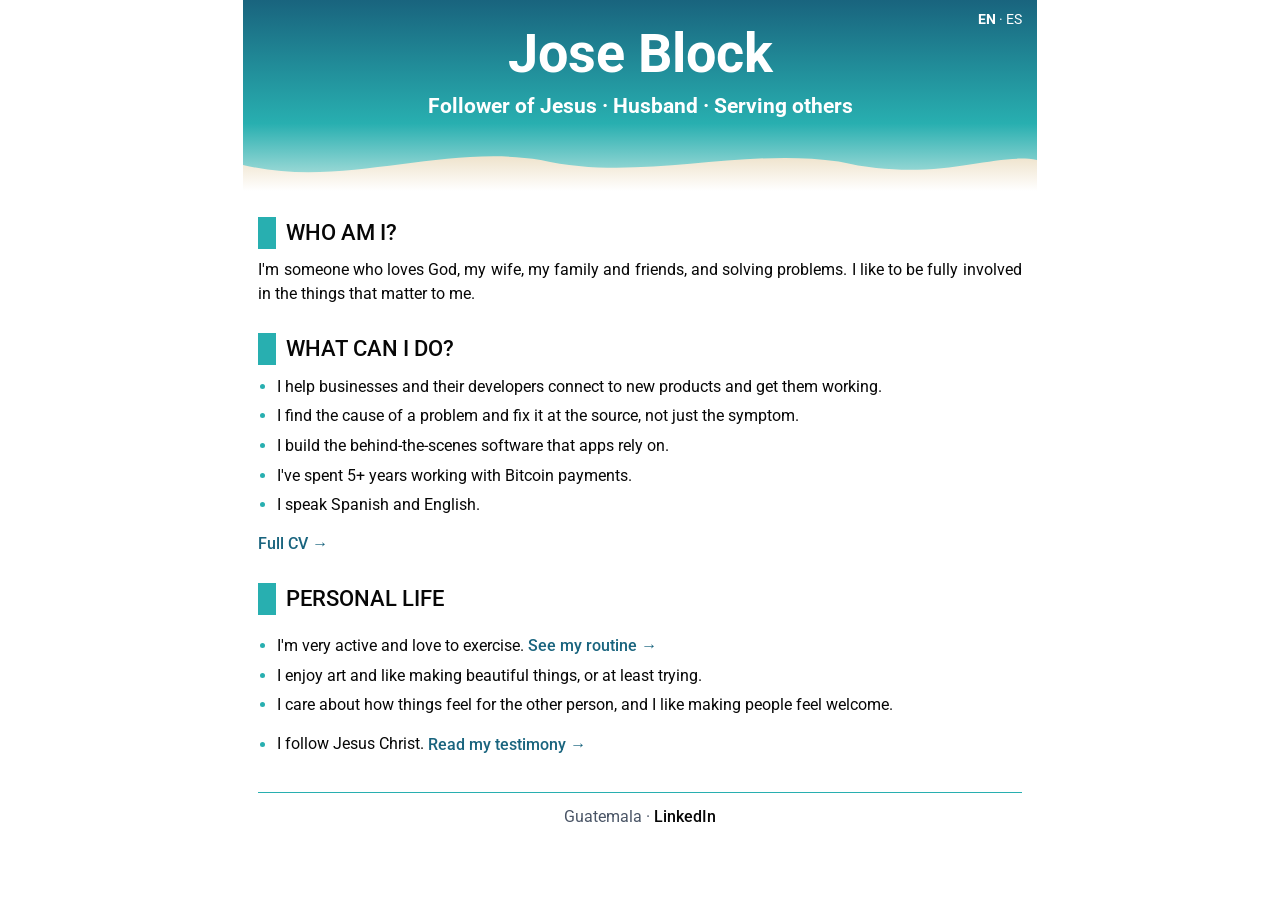
<file: index.html>
<!DOCTYPE html>
<html lang="en">
<head>
    <meta charset="utf-8">
    <meta name="viewport" content="width=device-width, initial-scale=1">
    <link rel="icon" href="favicon.svg" type="image/svg+xml">
    <link rel="alternate" hreflang="en" href="https://joseblock.com/">
    <link rel="alternate" hreflang="es" href="https://joseblock.com/es/">
    <link rel="alternate" hreflang="x-default" href="https://joseblock.com/">
    <title>Jose Block</title>
    <meta name="description" content="Jose Block: who I am, what I can do, and what I believe.">
    <link rel="preconnect" href="https://fonts.googleapis.com">
    <link rel="preconnect" href="https://fonts.gstatic.com" crossorigin>
    <link href="https://fonts.googleapis.com/css2?family=Roboto:ital,wght@0,400;0,500;0,700;1,400&display=swap" rel="stylesheet">
    <style>
        :root {
            --dark: #19647E;
            --accent: #28AFB0;
            --text: #070707;
            --muted: #4a5566;
            --bg: #FFFFFF;
        }

        * { box-sizing: border-box; }

        html, body {
            margin: 0;
            background: var(--bg);
            color: var(--text);
            font-family: "Roboto", sans-serif;
            line-height: 1.5;
        }

        body {
            max-width: 21cm;
            margin: 0 auto;
        }

        a { color: var(--text); text-decoration: none; }
        a:hover, a:focus-visible { color: var(--accent); text-decoration: underline; }

        /* Calm shore: deep water to shallow water, with a wave edge of sand fading into the page */
        .persona {
            position: relative;
            background-image: linear-gradient(var(--dark), var(--accent) 65%, #BFE6E2);
            padding: 0.6cm 0.4cm 1.8cm;
            text-align: center;
        }

        .persona::after {
            content: "";
            position: absolute;
            left: 0;
            right: 0;
            bottom: -1px;
            height: 1.3cm;
            background: url("data:image/svg+xml,%3Csvg xmlns='http://www.w3.org/2000/svg' viewBox='0 0 1200 60' preserveAspectRatio='none'%3E%3Cdefs%3E%3ClinearGradient id='s' x1='0' y1='0' x2='0' y2='1'%3E%3Cstop offset='0' stop-color='%23EFE3CC'/%3E%3Cstop offset='1' stop-color='%23FFFFFF'/%3E%3C/linearGradient%3E%3C/defs%3E%3Cpath d='M0,28 C150,58 300,2 450,22 C600,50 750,6 900,24 C1050,52 1130,12 1200,22 L1200,60 L0,60 Z' fill='url(%23s)'/%3E%3C/svg%3E") bottom / 100% 100% no-repeat;
        }

        .lang {
            position: absolute;
            top: 0.25cm;
            right: 0.4cm;
            z-index: 1;
            color: #FFFFFF;
            font-size: 0.9rem;
        }

        .lang a { color: #FFFFFF; }

        .persona h1 {
            margin: 0;
            color: #FFFFFF;
            font-size: clamp(2rem, 8vw, 3.4rem);
            font-weight: 700;
            line-height: 1.15;
        }

        .persona .profesion {
            color: #FFFFFF;
            font-size: clamp(1rem, 3.5vw, 1.3rem);
            font-weight: 700;
            margin-top: 0.15cm;
        }

        main { padding: 0 0.4cm 0.8cm; }

        .section-title {
            font-size: 1.35rem;
            font-weight: 500;
            border-left: 0.5cm solid var(--accent);
            padding-left: 0.25cm;
            margin: 0.7cm 0 0.25cm;
            text-transform: uppercase;
        }

        .paragraph { text-align: justify; margin: 0.1cm 0; }

        .placeholder {
            color: var(--muted);
            font-style: italic;
            border: 1px dashed var(--accent);
            border-radius: 0.2cm;
            padding: 0.2cm 0.3cm;
        }

        ul { margin: 0.1cm 0 0; padding-left: 0.5cm; }
        li { margin: 0.15cm 0; }
        li::marker { color: var(--accent); }
        li strong { color: var(--dark); }

        .more {
            display: inline-block;
            margin-top: 0.25cm;
            font-weight: 500;
            color: var(--dark);
        }

        footer {
            border-top: 1px solid var(--accent);
            margin: 0 0.4cm;
            padding: 0.3cm 0 0.6cm;
            color: var(--muted);
            text-align: center;
        }

        footer a { font-weight: 500; }

        @media (max-width: 600px) {
            .paragraph { text-align: left; }
            .persona { padding: 0.5cm 0.3cm 1.7cm; }
        }
    </style>
</head>
<body>
    <header class="persona">
        <nav class="lang" aria-label="Language"><strong>EN</strong> · <a href="es/index.html" hreflang="es" lang="es">ES</a></nav>
        <h1>Jose Block</h1>
        <div class="profesion">Follower of Jesus · Husband · Serving others</div>
    </header>

    <main>
        <section>
            <h2 class="section-title">Who am I?</h2>
            <p class="paragraph">I'm someone who loves God, my wife, my family and friends, and solving problems. I like to be fully involved in the things that matter to me.</p>
        </section>

        <section>
            <h2 class="section-title">What can I do?</h2>
            <ul>
                <li>I help businesses and their developers connect to new products and get them working.</li>
                <li>I find the cause of a problem and fix it at the source, not just the symptom.</li>
                <li>I build the behind-the-scenes software that apps rely on.</li>
                <li>I've spent 5+ years working with Bitcoin payments.</li>
                <li>I speak Spanish and English.</li>
            </ul>
            <a class="more" href="cv.html">Full CV →</a>
        </section>

        <section>
            <h2 class="section-title">Personal life</h2>
            <ul>
                <li>I'm very active and love to exercise. <a class="more" href="routine.html">See my routine →</a></li>
                <li>I enjoy art and like making beautiful things, or at least trying.</li>
                <li>I care about how things feel for the other person, and I like making people feel welcome.</li>
                <li>I follow Jesus Christ. <a class="more" href="testimony.html">Read my testimony →</a></li>
            </ul>
        </section>
    </main>

    <footer>
        Guatemala · <a href="https://www.linkedin.com/in/jose-gabriel-block-staackmann-138050153/" rel="noopener">LinkedIn</a>
    </footer>
</body>
</html>
</file>
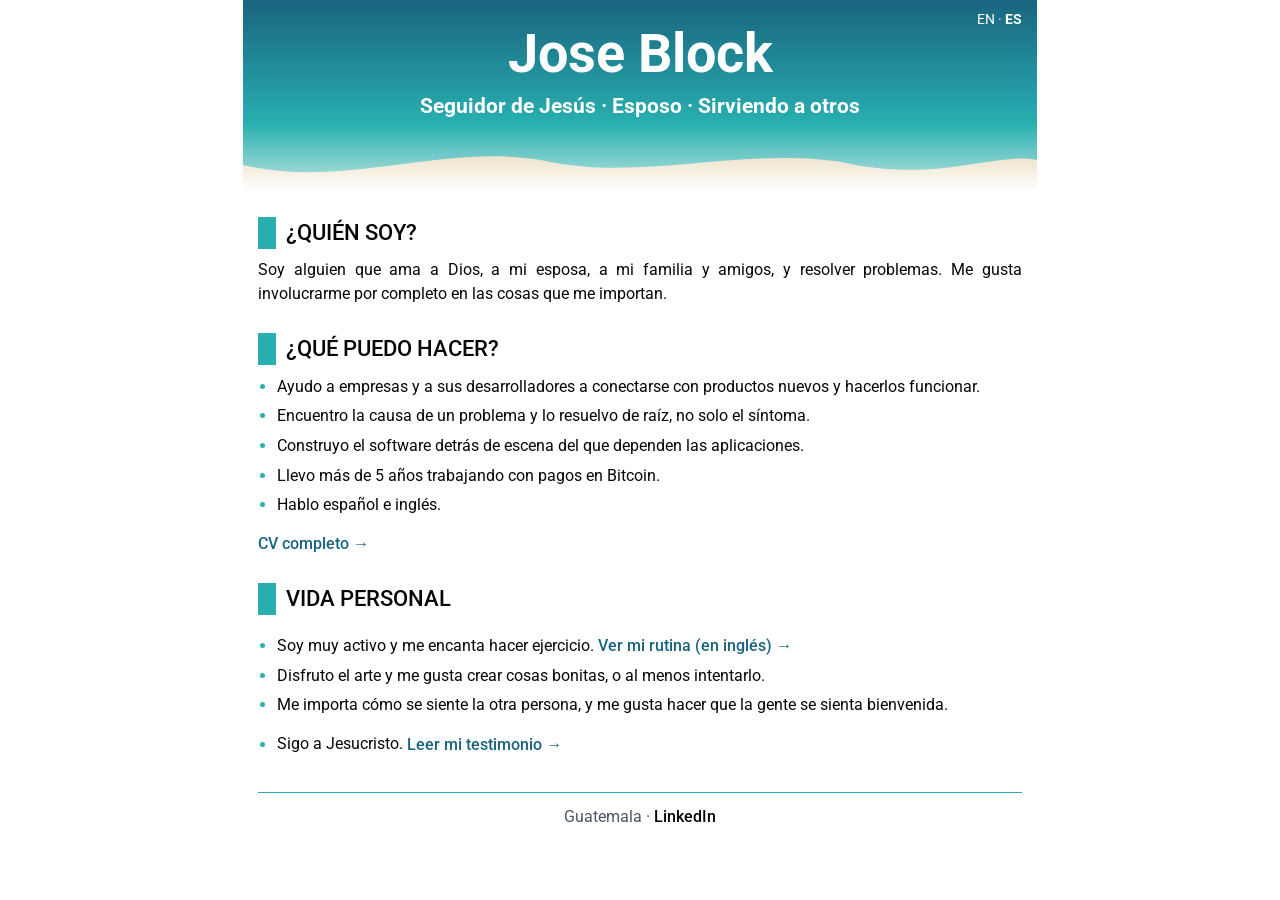
<file: es/index.html>
<!DOCTYPE html>
<html lang="es">
<head>
    <meta charset="utf-8">
    <meta name="viewport" content="width=device-width, initial-scale=1">
    <link rel="icon" href="../favicon.svg" type="image/svg+xml">
    <link rel="alternate" hreflang="en" href="https://joseblock.com/">
    <link rel="alternate" hreflang="es" href="https://joseblock.com/es/">
    <link rel="alternate" hreflang="x-default" href="https://joseblock.com/">
    <title>Jose Block</title>
    <meta name="description" content="Jose Block: quién soy, qué puedo hacer y mi vida personal.">
    <link rel="preconnect" href="https://fonts.googleapis.com">
    <link rel="preconnect" href="https://fonts.gstatic.com" crossorigin>
    <link href="https://fonts.googleapis.com/css2?family=Roboto:ital,wght@0,400;0,500;0,700;1,400&display=swap" rel="stylesheet">
    <style>
        :root {
            --dark: #19647E;
            --accent: #28AFB0;
            --text: #070707;
            --muted: #4a5566;
            --bg: #FFFFFF;
        }

        * { box-sizing: border-box; }

        html, body {
            margin: 0;
            background: var(--bg);
            color: var(--text);
            font-family: "Roboto", sans-serif;
            line-height: 1.5;
        }

        body {
            max-width: 21cm;
            margin: 0 auto;
        }

        a { color: var(--text); text-decoration: none; }
        a:hover, a:focus-visible { color: var(--accent); text-decoration: underline; }

        /* Calm shore: deep water to shallow water, with a wave edge of sand fading into the page */
        .persona {
            position: relative;
            background-image: linear-gradient(var(--dark), var(--accent) 65%, #BFE6E2);
            padding: 0.6cm 0.4cm 1.8cm;
            text-align: center;
        }

        .persona::after {
            content: "";
            position: absolute;
            left: 0;
            right: 0;
            bottom: -1px;
            height: 1.3cm;
            background: url("data:image/svg+xml,%3Csvg xmlns='http://www.w3.org/2000/svg' viewBox='0 0 1200 60' preserveAspectRatio='none'%3E%3Cdefs%3E%3ClinearGradient id='s' x1='0' y1='0' x2='0' y2='1'%3E%3Cstop offset='0' stop-color='%23EFE3CC'/%3E%3Cstop offset='1' stop-color='%23FFFFFF'/%3E%3C/linearGradient%3E%3C/defs%3E%3Cpath d='M0,28 C150,58 300,2 450,22 C600,50 750,6 900,24 C1050,52 1130,12 1200,22 L1200,60 L0,60 Z' fill='url(%23s)'/%3E%3C/svg%3E") bottom / 100% 100% no-repeat;
        }

        .lang {
            position: absolute;
            top: 0.25cm;
            right: 0.4cm;
            z-index: 1;
            color: #FFFFFF;
            font-size: 0.9rem;
        }

        .lang a { color: #FFFFFF; }

        .persona h1 {
            margin: 0;
            color: #FFFFFF;
            font-size: clamp(2rem, 8vw, 3.4rem);
            font-weight: 700;
            line-height: 1.15;
        }

        .persona .profesion {
            color: #FFFFFF;
            font-size: clamp(1rem, 3.5vw, 1.3rem);
            font-weight: 700;
            margin-top: 0.15cm;
        }

        main { padding: 0 0.4cm 0.8cm; }

        .section-title {
            font-size: 1.35rem;
            font-weight: 500;
            border-left: 0.5cm solid var(--accent);
            padding-left: 0.25cm;
            margin: 0.7cm 0 0.25cm;
            text-transform: uppercase;
        }

        .paragraph { text-align: justify; margin: 0.1cm 0; }

        .placeholder {
            color: var(--muted);
            font-style: italic;
            border: 1px dashed var(--accent);
            border-radius: 0.2cm;
            padding: 0.2cm 0.3cm;
        }

        ul { margin: 0.1cm 0 0; padding-left: 0.5cm; }
        li { margin: 0.15cm 0; }
        li::marker { color: var(--accent); }
        li strong { color: var(--dark); }

        .more {
            display: inline-block;
            margin-top: 0.25cm;
            font-weight: 500;
            color: var(--dark);
        }

        footer {
            border-top: 1px solid var(--accent);
            margin: 0 0.4cm;
            padding: 0.3cm 0 0.6cm;
            color: var(--muted);
            text-align: center;
        }

        footer a { font-weight: 500; }

        @media (max-width: 600px) {
            .paragraph { text-align: left; }
            .persona { padding: 0.5cm 0.3cm 1.7cm; }
        }
    </style>
</head>
<body>
    <header class="persona">
        <nav class="lang" aria-label="Idioma"><a href="../index.html" hreflang="en" lang="en">EN</a> · <strong>ES</strong></nav>
        <h1>Jose Block</h1>
        <div class="profesion">Seguidor de Jesús · Esposo · Sirviendo a otros</div>
    </header>

    <main>
        <section>
            <h2 class="section-title">¿Quién soy?</h2>
            <p class="paragraph">Soy alguien que ama a Dios, a mi esposa, a mi familia y amigos, y resolver problemas. Me gusta involucrarme por completo en las cosas que me importan.</p>
        </section>

        <section>
            <h2 class="section-title">¿Qué puedo hacer?</h2>
            <ul>
                <li>Ayudo a empresas y a sus desarrolladores a conectarse con productos nuevos y hacerlos funcionar.</li>
                <li>Encuentro la causa de un problema y lo resuelvo de raíz, no solo el síntoma.</li>
                <li>Construyo el software detrás de escena del que dependen las aplicaciones.</li>
                <li>Llevo más de 5 años trabajando con pagos en Bitcoin.</li>
                <li>Hablo español e inglés.</li>
            </ul>
            <a class="more" href="cv.html">CV completo →</a>
        </section>

        <section>
            <h2 class="section-title">Vida personal</h2>
            <ul>
                <li>Soy muy activo y me encanta hacer ejercicio. <a class="more" href="../routine.html" hreflang="en">Ver mi rutina (en inglés) →</a></li>
                <li>Disfruto el arte y me gusta crear cosas bonitas, o al menos intentarlo.</li>
                <li>Me importa cómo se siente la otra persona, y me gusta hacer que la gente se sienta bienvenida.</li>
                <li>Sigo a Jesucristo. <a class="more" href="testimonio.html">Leer mi testimonio →</a></li>
            </ul>
        </section>
    </main>

    <footer>
        Guatemala · <a href="https://www.linkedin.com/in/jose-gabriel-block-staackmann-138050153/" rel="noopener">LinkedIn</a>
    </footer>
</body>
</html>
</file>
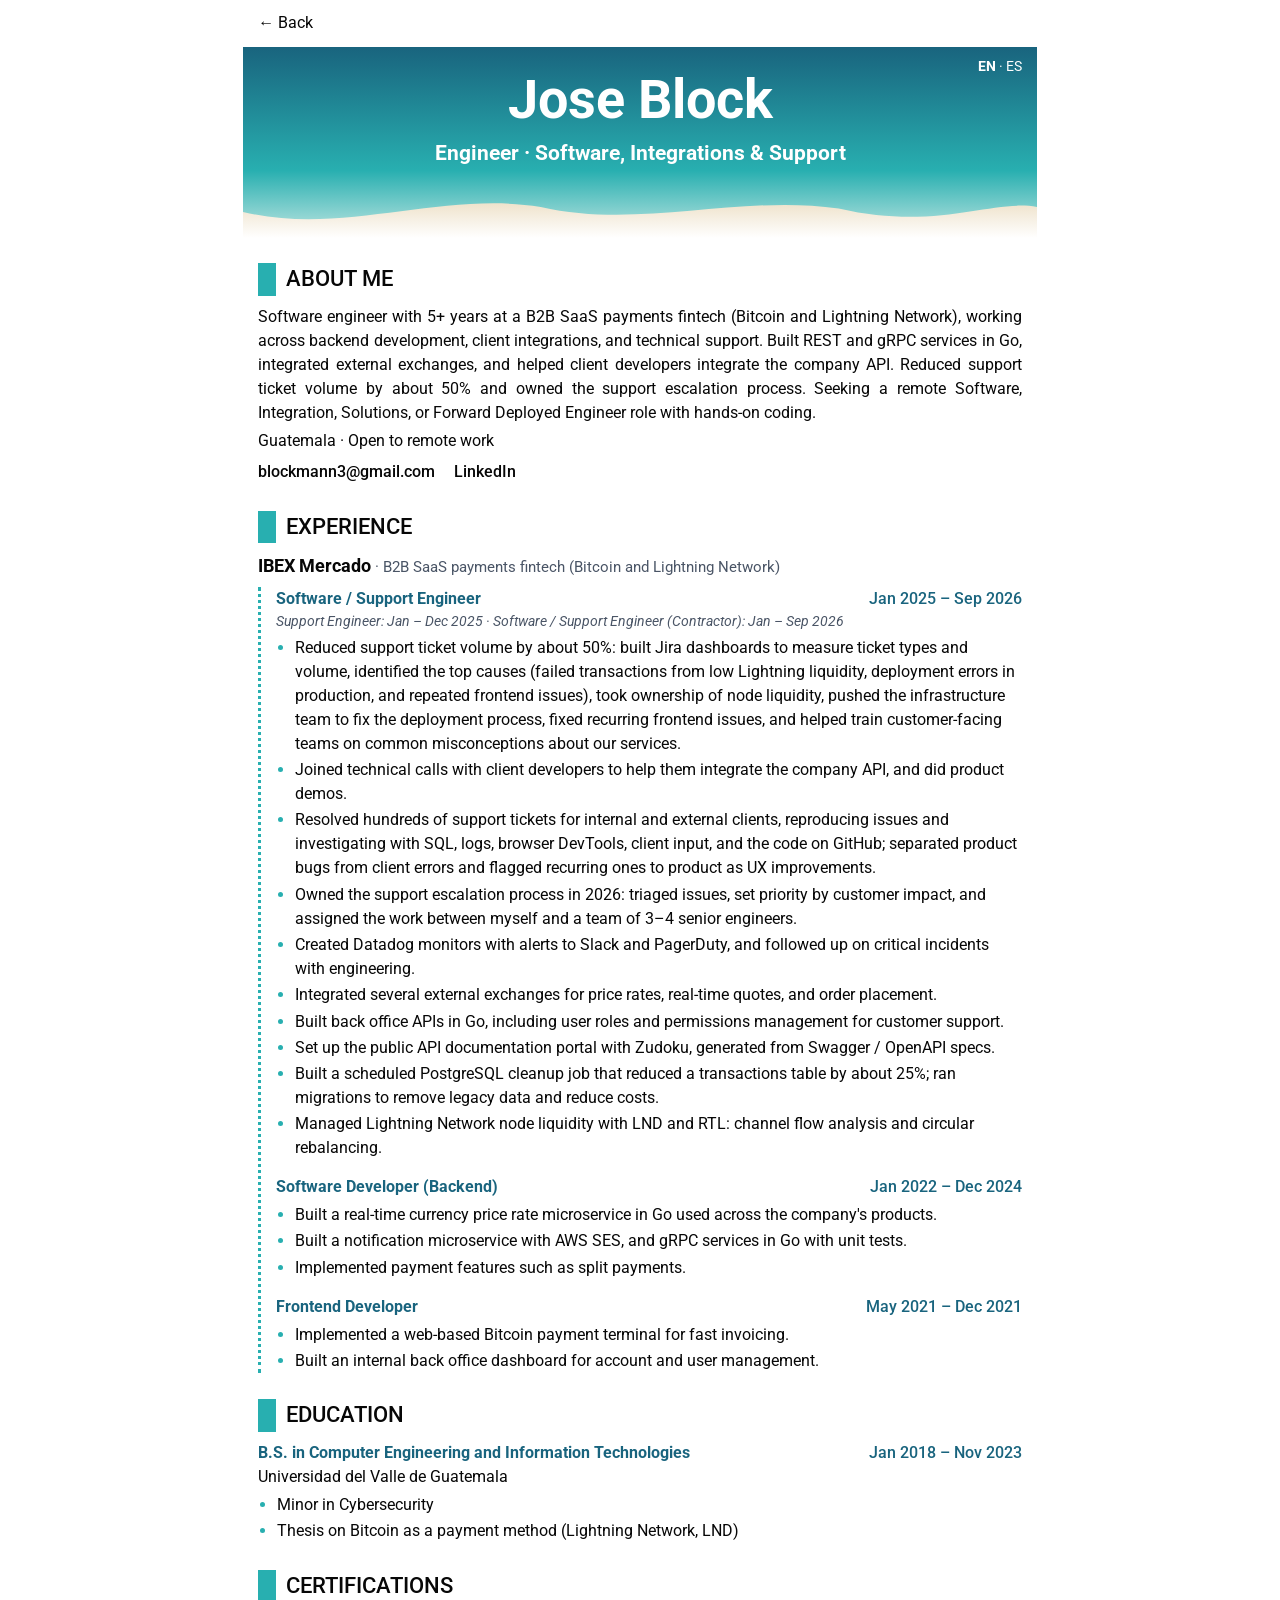
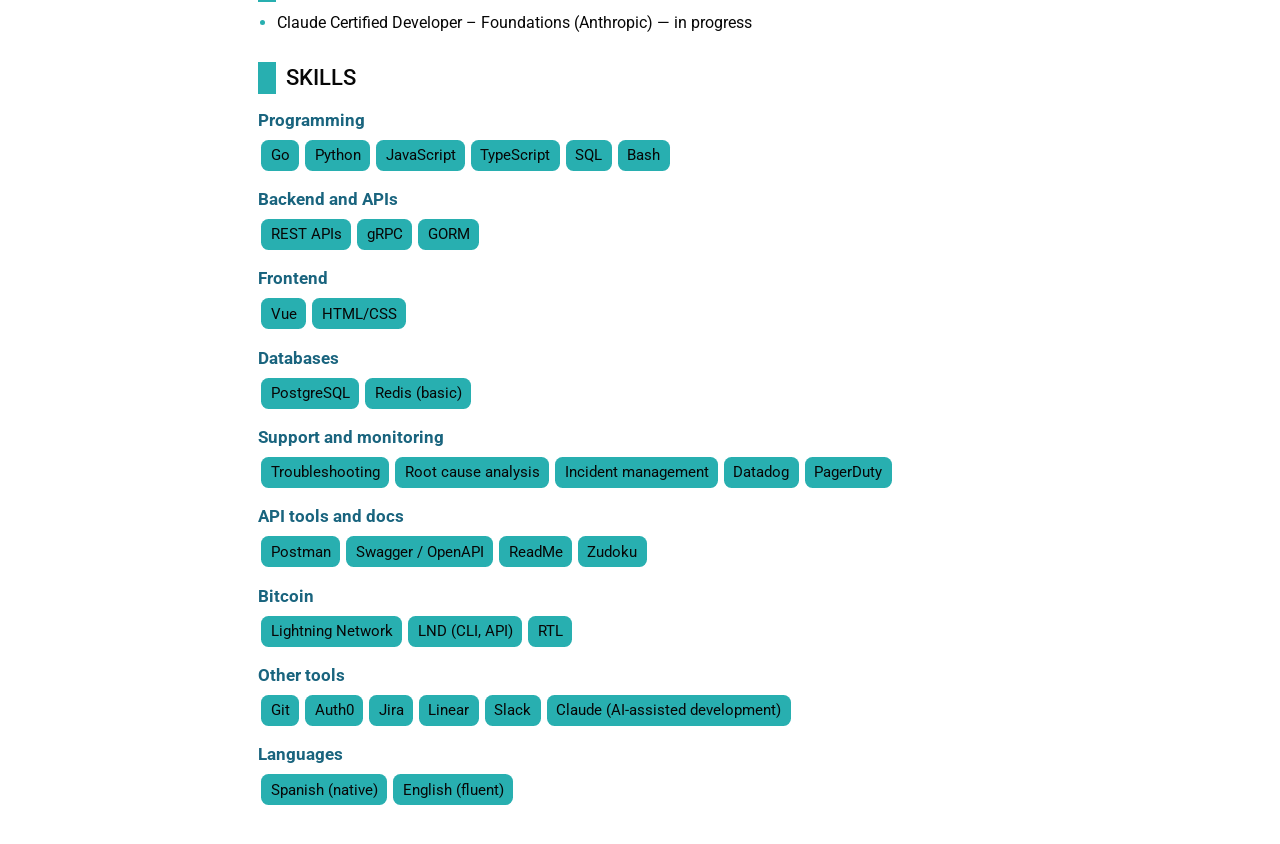
<file: cv.html>
<!DOCTYPE html>
<html lang="en">
<head>
    <meta charset="utf-8">
    <meta name="viewport" content="width=device-width, initial-scale=1">
    <link rel="icon" href="favicon.svg" type="image/svg+xml">
    <link rel="alternate" hreflang="en" href="https://joseblock.com/cv">
    <link rel="alternate" hreflang="es" href="https://joseblock.com/es/cv">
    <link rel="alternate" hreflang="x-default" href="https://joseblock.com/cv">
    <title>Jose Block – CV</title>
    <meta name="description" content="Software engineer with 5+ years at a B2B SaaS payments fintech (Bitcoin and Lightning Network), working across backend development, client integrations, and technical support.">
    <link rel="preconnect" href="https://fonts.googleapis.com">
    <link rel="preconnect" href="https://fonts.gstatic.com" crossorigin>
    <link href="https://fonts.googleapis.com/css2?family=Roboto:ital,wght@0,400;0,500;0,700;1,400&display=swap" rel="stylesheet">
    <style>
        :root {
            --dark: #19647E;
            --accent: #28AFB0;
            --text: #070707;
            --muted: #4a5566;
            --bg: #FFFFFF;
        }

        * { box-sizing: border-box; }

        html, body {
            margin: 0;
            background: var(--bg);
            color: var(--text);
            font-family: "Roboto", sans-serif;
            line-height: 1.5;
        }

        body {
            max-width: 21cm;
            margin: 0 auto;
        }

        a { color: var(--text); text-decoration: none; }
        a:hover, a:focus-visible { color: var(--accent); text-decoration: underline; }

        /* Calm shore: deep water to shallow water, with a wave edge of sand fading into the page */
        .persona {
            position: relative;
            background-image: linear-gradient(var(--dark), var(--accent) 65%, #BFE6E2);
            padding: 0.6cm 0.4cm 1.8cm;
            text-align: center;
        }

        .persona::after {
            content: "";
            position: absolute;
            left: 0;
            right: 0;
            bottom: -1px;
            height: 1.3cm;
            background: url("data:image/svg+xml,%3Csvg xmlns='http://www.w3.org/2000/svg' viewBox='0 0 1200 60' preserveAspectRatio='none'%3E%3Cdefs%3E%3ClinearGradient id='s' x1='0' y1='0' x2='0' y2='1'%3E%3Cstop offset='0' stop-color='%23EFE3CC'/%3E%3Cstop offset='1' stop-color='%23FFFFFF'/%3E%3C/linearGradient%3E%3C/defs%3E%3Cpath d='M0,28 C150,58 300,2 450,22 C600,50 750,6 900,24 C1050,52 1130,12 1200,22 L1200,60 L0,60 Z' fill='url(%23s)'/%3E%3C/svg%3E") bottom / 100% 100% no-repeat;
        }

        .lang {
            position: absolute;
            top: 0.25cm;
            right: 0.4cm;
            z-index: 1;
            color: #FFFFFF;
            font-size: 0.9rem;
        }

        .lang a { color: #FFFFFF; }

        .persona h1 {
            margin: 0;
            color: #FFFFFF;
            font-size: clamp(2rem, 8vw, 3.4rem);
            font-weight: 700;
            line-height: 1.15;
        }

        .persona .profesion {
            color: #FFFFFF;
            font-size: clamp(1rem, 3.5vw, 1.3rem);
            font-weight: 700;
            margin-top: 0.15cm;
        }

        main { padding: 0 0.4cm 0.8cm; }

        .section-title {
            font-size: 1.35rem;
            font-weight: 500;
            border-left: 0.5cm solid var(--accent);
            padding-left: 0.25cm;
            margin: 0.7cm 0 0.25cm;
            text-transform: uppercase;
        }

        h3 { color: var(--dark); margin: 0.35cm 0 0.1cm; font-size: 1.05rem; }

        .paragraph { text-align: justify; margin: 0.1cm 0; }

        .links {
            display: flex;
            flex-wrap: wrap;
            gap: 0.15cm 0.5cm;
            margin-top: 0.2cm;
        }

        .links a { font-weight: 500; }

        .company { font-weight: 700; font-size: 1.1rem; margin-top: 0.2cm; }
        .company span { font-weight: 400; color: var(--muted); font-size: 0.95rem; }

        .timeline {
            border-left: 0.1cm dotted var(--accent);
            padding-left: 0.4cm;
            margin-top: 0.2cm;
        }

        .role { margin-bottom: 0.4cm; }

        .role-head {
            display: flex;
            flex-wrap: wrap;
            justify-content: space-between;
            gap: 0 0.4cm;
            align-items: baseline;
        }

        .role-title { color: var(--dark); font-weight: 700; }
        .dates { color: var(--dark); font-weight: 500; white-space: nowrap; }
        .role-note { color: var(--muted); font-style: italic; font-size: 0.9rem; }

        ul { margin: 0.1cm 0 0; padding-left: 0.5cm; }
        li { margin: 0.06cm 0; }
        li::marker { color: var(--accent); }

        .skill-group { margin-bottom: 0.15cm; }

        .list-technologies { display: flex; flex-wrap: wrap; }

        .item {
            background-color: var(--accent);
            border-radius: 0.2cm;
            color: var(--text);
            padding: 0.12cm 0.25cm;
            margin: 0.08cm;
            display: inline-block;
            font-size: 0.92rem;
        }

        @media (max-width: 600px) {
            .paragraph { text-align: left; }
            .persona { padding: 0.5cm 0.3cm 1.7cm; }
        }

        .back { padding: 0.3cm 0.4cm; }

        @media print {
            .no-print { display: none; }
            .persona, .item { -webkit-print-color-adjust: exact; print-color-adjust: exact; }
            .role { break-inside: avoid; }
            .persona {
                background-image: linear-gradient(var(--dark), var(--accent), var(--bg));
                border-bottom-left-radius: 50%;
                border-bottom-right-radius: 50%;
                padding: 0.6cm 0.4cm 1cm;
            }
            .persona::after { display: none; }
        }
    </style>
</head>
<body>
    <nav class="back no-print"><a href="index.html">← Back</a></nav>
    <header class="persona">
        <nav class="lang no-print" aria-label="Language"><strong>EN</strong> · <a href="es/cv.html" hreflang="es" lang="es">ES</a></nav>
        <h1>Jose Block</h1>
        <div class="profesion">Engineer · Software, Integrations &amp; Support</div>
    </header>

    <main>
        <section>
            <h2 class="section-title">About me</h2>
            <p class="paragraph">
                Software engineer with 5+ years at a B2B SaaS payments fintech (Bitcoin and Lightning
                Network), working across backend development, client integrations, and technical
                support. Built REST and gRPC services in Go, integrated external exchanges, and helped
                client developers integrate the company API. Reduced support ticket volume by about
                50% and owned the support escalation process. Seeking a remote Software, Integration,
                Solutions, or Forward Deployed Engineer role with hands-on coding.
            </p>
            <p class="paragraph">Guatemala · Open to remote work</p>
            <nav class="links" aria-label="Contact">
                <a href="mailto:blockmann3@gmail.com">blockmann3@gmail.com</a>
                <a href="https://www.linkedin.com/in/jose-gabriel-block-staackmann-138050153/" rel="noopener">LinkedIn</a>
            </nav>
        </section>

        <section>
            <h2 class="section-title">Experience</h2>
            <div class="company">IBEX Mercado <span>· B2B SaaS payments fintech (Bitcoin and Lightning Network)</span></div>
            <div class="timeline">
                <article class="role">
                    <div class="role-head">
                        <span class="role-title">Software / Support Engineer</span>
                        <span class="dates">Jan 2025 – Sep 2026</span>
                    </div>
                    <div class="role-note">Support Engineer: Jan – Dec 2025 · Software / Support Engineer (Contractor): Jan – Sep 2026</div>
                    <ul>
                        <li>Reduced support ticket volume by about 50%: built Jira dashboards to measure ticket types and volume, identified the top causes (failed transactions from low Lightning liquidity, deployment errors in production, and repeated frontend issues), took ownership of node liquidity, pushed the infrastructure team to fix the deployment process, fixed recurring frontend issues, and helped train customer-facing teams on common misconceptions about our services.</li>
                        <li>Joined technical calls with client developers to help them integrate the company API, and did product demos.</li>
                        <li>Resolved hundreds of support tickets for internal and external clients, reproducing issues and investigating with SQL, logs, browser DevTools, client input, and the code on GitHub; separated product bugs from client errors and flagged recurring ones to product as UX improvements.</li>
                        <li>Owned the support escalation process in 2026: triaged issues, set priority by customer impact, and assigned the work between myself and a team of 3–4 senior engineers.</li>
                        <li>Created Datadog monitors with alerts to Slack and PagerDuty, and followed up on critical incidents with engineering.</li>
                        <li>Integrated several external exchanges for price rates, real-time quotes, and order placement.</li>
                        <li>Built back office APIs in Go, including user roles and permissions management for customer support.</li>
                        <li>Set up the public API documentation portal with Zudoku, generated from Swagger / OpenAPI specs.</li>
                        <li>Built a scheduled PostgreSQL cleanup job that reduced a transactions table by about 25%; ran migrations to remove legacy data and reduce costs.</li>
                        <li>Managed Lightning Network node liquidity with LND and RTL: channel flow analysis and circular rebalancing.</li>
                    </ul>
                </article>

                <article class="role">
                    <div class="role-head">
                        <span class="role-title">Software Developer (Backend)</span>
                        <span class="dates">Jan 2022 – Dec 2024</span>
                    </div>
                    <ul>
                        <li>Built a real-time currency price rate microservice in Go used across the company's products.</li>
                        <li>Built a notification microservice with AWS SES, and gRPC services in Go with unit tests.</li>
                        <li>Implemented payment features such as split payments.</li>
                    </ul>
                </article>

                <article class="role">
                    <div class="role-head">
                        <span class="role-title">Frontend Developer</span>
                        <span class="dates">May 2021 – Dec 2021</span>
                    </div>
                    <ul>
                        <li>Implemented a web-based Bitcoin payment terminal for fast invoicing.</li>
                        <li>Built an internal back office dashboard for account and user management.</li>
                    </ul>
                </article>
            </div>
        </section>

        <section>
            <h2 class="section-title">Education</h2>
            <div class="role-head">
                <span class="role-title">B.S. in Computer Engineering and Information Technologies</span>
                <span class="dates">Jan 2018 – Nov 2023</span>
            </div>
            <div>Universidad del Valle de Guatemala</div>
            <ul>
                <li>Minor in Cybersecurity</li>
                <li>Thesis on Bitcoin as a payment method (Lightning Network, LND)</li>
            </ul>
        </section>

        <section>
            <h2 class="section-title">Certifications</h2>
            <ul>
                <li>Claude Certified Developer – Foundations (Anthropic) — in progress</li>
            </ul>
        </section>

        <section>
            <h2 class="section-title">Skills</h2>
            <div class="skill-group">
                <h3>Programming</h3>
                <div class="list-technologies">
                    <span class="item">Go</span><span class="item">Python</span><span class="item">JavaScript</span><span class="item">TypeScript</span><span class="item">SQL</span><span class="item">Bash</span>
                </div>
            </div>
            <div class="skill-group">
                <h3>Backend and APIs</h3>
                <div class="list-technologies">
                    <span class="item">REST APIs</span><span class="item">gRPC</span><span class="item">GORM</span>
                </div>
            </div>
            <div class="skill-group">
                <h3>Frontend</h3>
                <div class="list-technologies">
                    <span class="item">Vue</span><span class="item">HTML/CSS</span>
                </div>
            </div>
            <div class="skill-group">
                <h3>Databases</h3>
                <div class="list-technologies">
                    <span class="item">PostgreSQL</span><span class="item">Redis (basic)</span>
                </div>
            </div>
            <div class="skill-group">
                <h3>Support and monitoring</h3>
                <div class="list-technologies">
                    <span class="item">Troubleshooting</span><span class="item">Root cause analysis</span><span class="item">Incident management</span><span class="item">Datadog</span><span class="item">PagerDuty</span>
                </div>
            </div>
            <div class="skill-group">
                <h3>API tools and docs</h3>
                <div class="list-technologies">
                    <span class="item">Postman</span><span class="item">Swagger / OpenAPI</span><span class="item">ReadMe</span><span class="item">Zudoku</span>
                </div>
            </div>
            <div class="skill-group">
                <h3>Bitcoin</h3>
                <div class="list-technologies">
                    <span class="item">Lightning Network</span><span class="item">LND (CLI, API)</span><span class="item">RTL</span>
                </div>
            </div>
            <div class="skill-group">
                <h3>Other tools</h3>
                <div class="list-technologies">
                    <span class="item">Git</span><span class="item">Auth0</span><span class="item">Jira</span><span class="item">Linear</span><span class="item">Slack</span><span class="item">Claude (AI-assisted development)</span>
                </div>
            </div>
            <div class="skill-group">
                <h3>Languages</h3>
                <div class="list-technologies">
                    <span class="item">Spanish (native)</span><span class="item">English (fluent)</span>
                </div>
            </div>
        </section>
    </main>
</body>
</html>
</file>
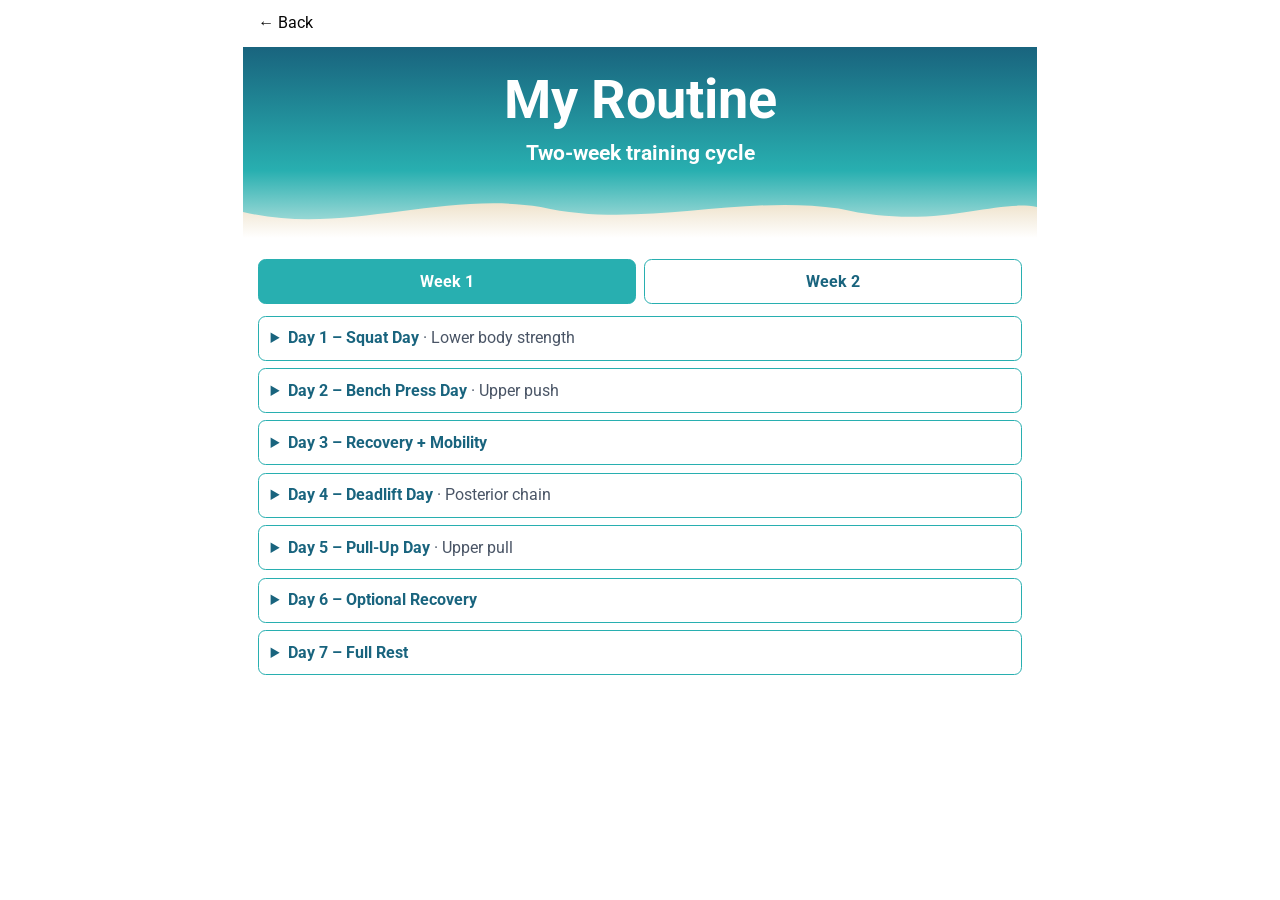
<file: routine.html>
<!DOCTYPE html>
<html lang="en">
<head>
    <meta charset="utf-8">
    <meta name="viewport" content="width=device-width, initial-scale=1">
    <link rel="icon" href="favicon.svg" type="image/svg+xml">
    <title>Jose Block – My Routine</title>
    <meta name="description" content="Jose Block: my two-week training routine.">
    <link rel="preconnect" href="https://fonts.googleapis.com">
    <link rel="preconnect" href="https://fonts.gstatic.com" crossorigin>
    <link href="https://fonts.googleapis.com/css2?family=Roboto:ital,wght@0,400;0,500;0,700;1,400&display=swap" rel="stylesheet">
    <style>
        :root {
            --dark: #19647E;
            --accent: #28AFB0;
            --text: #070707;
            --muted: #4a5566;
            --bg: #FFFFFF;
        }

        * { box-sizing: border-box; }

        html, body {
            margin: 0;
            background: var(--bg);
            color: var(--text);
            font-family: "Roboto", sans-serif;
            line-height: 1.5;
        }

        body {
            max-width: 21cm;
            margin: 0 auto;
        }

        a { color: var(--text); text-decoration: none; }
        a:hover, a:focus-visible { color: var(--accent); text-decoration: underline; }

        .back { padding: 0.3cm 0.4cm; }

        /* Calm shore: deep water to shallow water, with a wave edge of sand fading into the page */
        .persona {
            position: relative;
            background-image: linear-gradient(var(--dark), var(--accent) 65%, #BFE6E2);
            padding: 0.6cm 0.4cm 1.8cm;
            text-align: center;
        }

        .persona::after {
            content: "";
            position: absolute;
            left: 0;
            right: 0;
            bottom: -1px;
            height: 1.3cm;
            background: url("data:image/svg+xml,%3Csvg xmlns='http://www.w3.org/2000/svg' viewBox='0 0 1200 60' preserveAspectRatio='none'%3E%3Cdefs%3E%3ClinearGradient id='s' x1='0' y1='0' x2='0' y2='1'%3E%3Cstop offset='0' stop-color='%23EFE3CC'/%3E%3Cstop offset='1' stop-color='%23FFFFFF'/%3E%3C/linearGradient%3E%3C/defs%3E%3Cpath d='M0,28 C150,58 300,2 450,22 C600,50 750,6 900,24 C1050,52 1130,12 1200,22 L1200,60 L0,60 Z' fill='url(%23s)'/%3E%3C/svg%3E") bottom / 100% 100% no-repeat;
        }

        .persona h1 {
            margin: 0;
            color: #FFFFFF;
            font-size: clamp(2rem, 8vw, 3.4rem);
            font-weight: 700;
            line-height: 1.15;
        }

        .persona .profesion {
            color: #FFFFFF;
            font-size: clamp(1rem, 3.5vw, 1.3rem);
            font-weight: 700;
            margin-top: 0.15cm;
        }

        main { padding: 0 0.4cm 0.8cm; }

        .section-title {
            font-size: 1.35rem;
            font-weight: 500;
            border-left: 0.5cm solid var(--accent);
            padding-left: 0.25cm;
            margin: 0.7cm 0 0.25cm;
            text-transform: uppercase;
        }

        .tab-input { position: absolute; opacity: 0; pointer-events: none; }

        .tabs {
            display: flex;
            gap: 0.2cm;
            margin: 0.6cm 0 0.3cm;
        }

        .tabs label {
            flex: 1;
            text-align: center;
            padding: 0.25cm;
            border: 1px solid var(--accent);
            border-radius: 0.2cm;
            font-weight: 700;
            color: var(--dark);
            cursor: pointer;
        }

        #w1:checked ~ .tabs label[for="w1"],
        #w2:checked ~ .tabs label[for="w2"] {
            background: var(--accent);
            color: #FFFFFF;
        }

        #w1:focus-visible ~ .tabs label[for="w1"],
        #w2:focus-visible ~ .tabs label[for="w2"] {
            outline: 2px solid var(--dark);
            outline-offset: 2px;
        }

        .week { display: none; }
        #w1:checked ~ #week1,
        #w2:checked ~ #week2 { display: block; }

        details {
            border: 1px solid var(--accent);
            border-radius: 0.2cm;
            margin: 0.2cm 0;
            padding: 0 0.3cm;
        }

        summary {
            cursor: pointer;
            padding: 0.25cm 0;
            font-weight: 700;
            color: var(--dark);
        }

        summary span { font-weight: 400; color: var(--muted); }

        h3 { color: var(--dark); margin: 0.3cm 0 0.05cm; font-size: 1rem; }

        ul { margin: 0 0 0.2cm; padding-left: 0.5cm; }
        li { margin: 0.04cm 0; }
        li::marker { color: var(--accent); }
    </style>
</head>
<body>
    <nav class="back" aria-label="Site"><a href="index.html">← Back</a></nav>
    <header class="persona">
        <h1>My Routine</h1>
        <div class="profesion">Two-week training cycle</div>
    </header>

    <main>
        <input class="tab-input" type="radio" name="week" id="w1" checked>
        <input class="tab-input" type="radio" name="week" id="w2">
        <div class="tabs">
            <label for="w1">Week 1</label>
            <label for="w2">Week 2</label>
        </div>

        <section class="week" id="week1" aria-label="Week 1">

            <details>
                <summary>Day 1 – Squat Day <span>· Lower body strength</span></summary>
                <h3>Warm-Up (8–10 min)</h3>
                <ul>
                    <li>3–5 min incline walk or bike</li>
                    <li>Hip circles ×10/side</li>
                    <li>Bodyweight squats ×15</li>
                    <li>Glute bridges ×15</li>
                    <li>Ankle rocks ×10/side</li>
                </ul>
                <h3>Main Lifts</h3>
                <ul>
                    <li>Back Squat — 4×6 — 215–235 lbs</li>
                    <li>Bulgarian Split Squat — 3×10/leg — 35 lbs/side</li>
                    <li>Romanian Deadlift (RDL) — 2×10 — 215–235 lbs</li>
                    <li>Standing Calf Raises — 3×15</li>
                </ul>
                <h3>Core</h3>
                <ul>
                    <li>Plank Variations — 3×40 sec</li>
                </ul>
                <h3>Shoulder Health</h3>
                <ul>
                    <li>Band External Rotations — 2×15</li>
                </ul>
                <h3>Mobility</h3>
                <ul>
                    <li>Couch Stretch — 1 min/side</li>
                    <li>Seated Hamstring Stretch — 1 min/side</li>
                    <li>Pigeon Stretch — 90 sec/side</li>
                    <li>Calf Wall Stretch — 45 sec/side</li>
                    <li>Deep Breathing Reset — 2 min</li>
                </ul>
            </details>

            <details>
                <summary>Day 2 – Bench Press Day <span>· Upper push</span></summary>
                <h3>Warm-Up</h3>
                <ul>
                    <li>Arm circles ×15</li>
                    <li>Band pull-aparts ×20</li>
                    <li>Scapular push-ups ×12</li>
                    <li>Light shoulder mobility</li>
                </ul>
                <h3>Main Lifts</h3>
                <ul>
                    <li>Bench Press — 4×6 — 195 lbs</li>
                    <li>Overhead Press — 3×8 — 50 lbs</li>
                    <li>Incline Dumbbell Press — 3×10 — 45–50 lbs</li>
                    <li>Lateral Raises — 3×12 — 25 lbs</li>
                    <li>Triceps Dips — 3×12</li>
                </ul>
                <h3>Shoulder Stability</h3>
                <ul>
                    <li>Scapular Wall Slides — 2×12</li>
                </ul>
                <h3>Mobility</h3>
                <ul>
                    <li>Doorway Pec Stretch — 45 sec/side</li>
                    <li>Child’s Pose with Side Reach — 45 sec/side</li>
                    <li>Thoracic Open Books — 10 reps/side</li>
                    <li>Neck Stretch — 30 sec/side</li>
                    <li>Deep Breathing Reset — 2 min</li>
                </ul>
            </details>

            <details>
                <summary>Day 3 – Recovery + Mobility</summary>
                <h3>Zone 2 Cardio</h3>
                <ul>
                    <li>Walk / Bike / Swim</li>
                    <li>30–40 min conversational pace</li>
                </ul>
                <h3>Mobility Flow</h3>
                <ul>
                    <li>Couch Stretch — 1 min/side</li>
                    <li>Pigeon Stretch — 1 min/side</li>
                    <li>Hamstring Stretch — 1 min/side</li>
                    <li>Calf Stretch — 45 sec/side</li>
                    <li>Doorway Pec Stretch — 45 sec/side</li>
                    <li>Child’s Pose Side Reach — 45 sec/side</li>
                    <li>Open Books — 10 reps/side</li>
                    <li>Deep Breathing Reset — 3–5 min</li>
                </ul>
            </details>

            <details>
                <summary>Day 4 – Deadlift Day <span>· Posterior chain</span></summary>
                <h3>Warm-Up</h3>
                <ul>
                    <li>Cat-cow ×10</li>
                    <li>Hip hinges ×15</li>
                    <li>Glute bridges ×15</li>
                    <li>Bird dogs ×10/side</li>
                </ul>
                <h3>Main Lifts</h3>
                <ul>
                    <li>Deadlift — 4×6 — 285 lbs — rest 2 min</li>
                    <li>Barbell Row — 4×8 — 165–185 lbs — rest 90 sec</li>
                    <li>Walking Lunges — 3×10/leg — 40–55 lbs — rest 90 sec</li>
                    <li>Hanging Leg Raises — 3×12 — rest 90 sec</li>
                </ul>
                <h3>Carries</h3>
                <ul>
                    <li>Farmer Carries — 3×40 m — 70 lbs</li>
                </ul>
                <h3>Mobility</h3>
                <ul>
                    <li>Pigeon Stretch — 1 min/side</li>
                    <li>Hamstring Stretch — 1 min/side</li>
                    <li>Child’s Pose — 1 min</li>
                    <li>Thoracic Open Books — 10 reps/side</li>
                    <li>Deep Breathing Reset — 2 min</li>
                </ul>
            </details>

            <details>
                <summary>Day 5 – Pull-Up Day <span>· Upper pull</span></summary>
                <h3>Warm-Up</h3>
                <ul>
                    <li>Band pull-aparts ×20</li>
                    <li>Scapular pull-ups ×10</li>
                    <li>Shoulder circles ×15</li>
                </ul>
                <h3>Main Lifts</h3>
                <ul>
                    <li>Pull-Ups — 4×max reps</li>
                    <li>Chest-Supported Row — 4×10 — 40 lbs</li>
                    <li>Inverted Rows — 3×8</li>
                    <li>Dumbbell or Barbell Curls — 3×10 — 33 lbs</li>
                    <li>Face Pulls — 3×12</li>
                    <li>Farmer Carries — 3×40 m — 70 lbs</li>
                </ul>
                <h3>Shoulder Health</h3>
                <ul>
                    <li>Band External Rotations — 2×15</li>
                </ul>
                <h3>Mobility</h3>
                <ul>
                    <li>Doorway Pec Stretch — 45 sec/side</li>
                    <li>Child’s Pose Side Reach — 45 sec/side</li>
                    <li>Open Books — 10 reps/side</li>
                    <li>Forearm Stretch — 30 sec/side</li>
                    <li>Deep Breathing Reset — 2 min</li>
                </ul>
            </details>

            <details>
                <summary>Day 6 – Optional Recovery</summary>
                <h3>Option A</h3>
                <ul>
                    <li>20–30 min walk</li>
                    <li>15 min mobility flow</li>
                    <li>Foam rolling</li>
                </ul>
                <h3>Option B</h3>
                <ul>
                    <li>Easy bike</li>
                    <li>Easy swim</li>
                    <li>Incline treadmill walk</li>
                </ul>
                <h3>Mobility</h3>
                <ul>
                    <li>Couch Stretch — 1 min/side</li>
                    <li>Hamstring Stretch — 1 min/side</li>
                    <li>Pigeon Stretch — 1 min/side</li>
                    <li>Pec Stretch — 45 sec/side</li>
                    <li>Child’s Pose — 1 min</li>
                    <li>Deep Breathing — 5 min</li>
                </ul>
            </details>

            <details>
                <summary>Day 7 – Full Rest</summary>
                <h3>Optional</h3>
                <ul>
                    <li>Light walk</li>
                    <li>Stretch lightly</li>
                    <li>Breathing exercises</li>
                </ul>
                <h3>Breathing Routine</h3>
                <ul>
                    <li>Inhale — 4 sec</li>
                    <li>Exhale — 6 sec</li>
                </ul>
            </details>
        </section>

        <section class="week" id="week2" aria-label="Week 2">

            <details>
                <summary>Day 1 – Front Squat Variation Day</summary>
                <h3>Warm-Up (8–10 min)</h3>
                <ul>
                    <li>3–5 min incline walk or bike</li>
                    <li>Hip circles ×10/side</li>
                    <li>Bodyweight squats ×15</li>
                    <li>Glute bridges ×15</li>
                    <li>Ankle rocks ×10/side</li>
                </ul>
                <h3>Main Lifts</h3>
                <ul>
                    <li>Front Squat — 4×6 — 185–205 lbs</li>
                    <li>Step-Ups — 3×12/leg — 35 lbs ×2</li>
                    <li>Hip Thrusts — 3×10 — 165–195 lbs</li>
                    <li>Single-Leg Calf Raises — 3×15</li>
                </ul>
                <h3>Core</h3>
                <ul>
                    <li>Side Plank with Reach — 3×30 sec/side</li>
                </ul>
                <h3>Shoulder Health</h3>
                <ul>
                    <li>Band External Rotations — 2×15</li>
                </ul>
                <h3>Mobility</h3>
                <ul>
                    <li>Couch Stretch — 1 min/side</li>
                    <li>Pigeon Stretch — 1 min/side</li>
                    <li>Hamstring Stretch — 1 min/side</li>
                    <li>Calf Stretch — 45 sec/side</li>
                    <li>Deep Breathing Reset — 2 min</li>
                </ul>
            </details>

            <details>
                <summary>Day 2 – Bench Variation Day <span>· Upper push</span></summary>
                <h3>Warm-Up</h3>
                <ul>
                    <li>Arm circles ×15</li>
                    <li>Band pull-aparts ×20</li>
                    <li>Scapular push-ups ×12</li>
                    <li>Light shoulder mobility</li>
                </ul>
                <h3>Main Lifts</h3>
                <ul>
                    <li>Close-Grip Bench Press — 4×6 — 185 lbs</li>
                    <li>Dumbbell Overhead Press — 3×8 — 50 lbs</li>
                    <li>Ring Push-Ups — 3×max reps</li>
                    <li>Arnold Press — 3×10 — 40 lbs</li>
                    <li>Skull Crushers — 3×12 — 32 lbs</li>
                </ul>
                <h3>Shoulder Stability</h3>
                <ul>
                    <li>Scapular Wall Slides — 2×12</li>
                </ul>
                <h3>Mobility</h3>
                <ul>
                    <li>Doorway Pec Stretch — 45 sec/side</li>
                    <li>Child’s Pose with Side Reach — 45 sec/side</li>
                    <li>Thoracic Open Books — 10 reps/side</li>
                    <li>Neck Stretch — 30 sec/side</li>
                    <li>Deep Breathing Reset — 2 min</li>
                </ul>
            </details>

            <details>
                <summary>Day 3 – Recovery + Mobility</summary>
                <h3>Zone 2 Cardio</h3>
                <ul>
                    <li>Walk / Bike / Swim</li>
                    <li>30–40 min conversational pace</li>
                </ul>
                <h3>Mobility Flow</h3>
                <ul>
                    <li>Couch Stretch — 1 min/side</li>
                    <li>Pigeon Stretch — 1 min/side</li>
                    <li>Hamstring Stretch — 1 min/side</li>
                    <li>Calf Stretch — 45 sec/side</li>
                    <li>Doorway Pec Stretch — 45 sec/side</li>
                    <li>Child’s Pose Side Reach — 45 sec/side</li>
                    <li>Open Books — 10 reps/side</li>
                    <li>Deep Breathing Reset — 3–5 min</li>
                </ul>
            </details>

            <details>
                <summary>Day 4 – Deadlift Variation Day <span>· Posterior chain</span></summary>
                <h3>Warm-Up</h3>
                <ul>
                    <li>Cat-cow ×10</li>
                    <li>Hip hinges ×15</li>
                    <li>Glute bridges ×15</li>
                    <li>Bird dogs ×10/side</li>
                </ul>
                <h3>Main Lifts</h3>
                <ul>
                    <li>Deficit Deadlift or Block Pulls — 4×4 — 285 lbs</li>
                    <li>Pendlay Row — 4×8 — 55 lbs/arm (dumbbells) or 175 lbs (barbell)</li>
                    <li>Bulgarian Split Squat — 3×10/leg — 35 lbs ×2</li>
                    <li>Good Mornings — 3×12 — 135 lbs</li>
                    <li>Ab Wheel Rollouts — 3×10</li>
                </ul>
                <h3>Carries</h3>
                <ul>
                    <li>Farmer Carries — 3×40 m — 50 lbs ×2</li>
                </ul>
                <h3>Mobility</h3>
                <ul>
                    <li>Pigeon Stretch — 1 min/side</li>
                    <li>Hamstring Stretch — 1 min/side</li>
                    <li>Child’s Pose — 1 min</li>
                    <li>Thoracic Open Books — 10 reps/side</li>
                    <li>Deep Breathing Reset — 2 min</li>
                </ul>
            </details>

            <details>
                <summary>Day 5 – Pull Variation Day <span>· Upper pull</span></summary>
                <h3>Warm-Up</h3>
                <ul>
                    <li>Band pull-aparts ×20</li>
                    <li>Scapular pull-ups ×10</li>
                    <li>Shoulder circles ×15</li>
                </ul>
                <h3>Main Lifts</h3>
                <ul>
                    <li>Chin-Ups — 4×max reps</li>
                    <li>Chest-Supported Row — 4×10 — 40 lbs/arm</li>
                    <li>Hammer Curls — 3×12 — 35 lbs</li>
                    <li>Rear Delt Fly — 3×12 — 20–30 lbs</li>
                    <li>Farmer Carries — 3×40 m — 70 lbs</li>
                </ul>
                <h3>Shoulder Health</h3>
                <ul>
                    <li>Band External Rotations — 2×15</li>
                </ul>
                <h3>Mobility</h3>
                <ul>
                    <li>Doorway Pec Stretch — 45 sec/side</li>
                    <li>Child’s Pose Side Reach — 45 sec/side</li>
                    <li>Open Books — 10 reps/side</li>
                    <li>Forearm Stretch — 30 sec/side</li>
                    <li>Deep Breathing Reset — 2 min</li>
                </ul>
            </details>

            <details>
                <summary>Day 6 – Optional Recovery</summary>
                <h3>Option A</h3>
                <ul>
                    <li>20–30 min walk</li>
                    <li>15 min mobility flow</li>
                    <li>Foam rolling</li>
                </ul>
                <h3>Option B</h3>
                <ul>
                    <li>Easy bike</li>
                    <li>Easy swim</li>
                    <li>Incline treadmill walk</li>
                </ul>
                <h3>Mobility</h3>
                <ul>
                    <li>Couch Stretch — 1 min/side</li>
                    <li>Hamstring Stretch — 1 min/side</li>
                    <li>Pigeon Stretch — 1 min/side</li>
                    <li>Pec Stretch — 45 sec/side</li>
                    <li>Child’s Pose — 1 min</li>
                    <li>Deep Breathing — 5 min</li>
                </ul>
            </details>

            <details>
                <summary>Day 7 – Full Rest</summary>
                <h3>Optional</h3>
                <ul>
                    <li>Light walk</li>
                    <li>Stretch lightly</li>
                    <li>Breathing exercises</li>
                </ul>
                <h3>Breathing Routine</h3>
                <ul>
                    <li>Inhale — 4 sec</li>
                    <li>Exhale — 6 sec</li>
                </ul>
            </details>
        </section>
    </main>
</body>
</html>
</file>
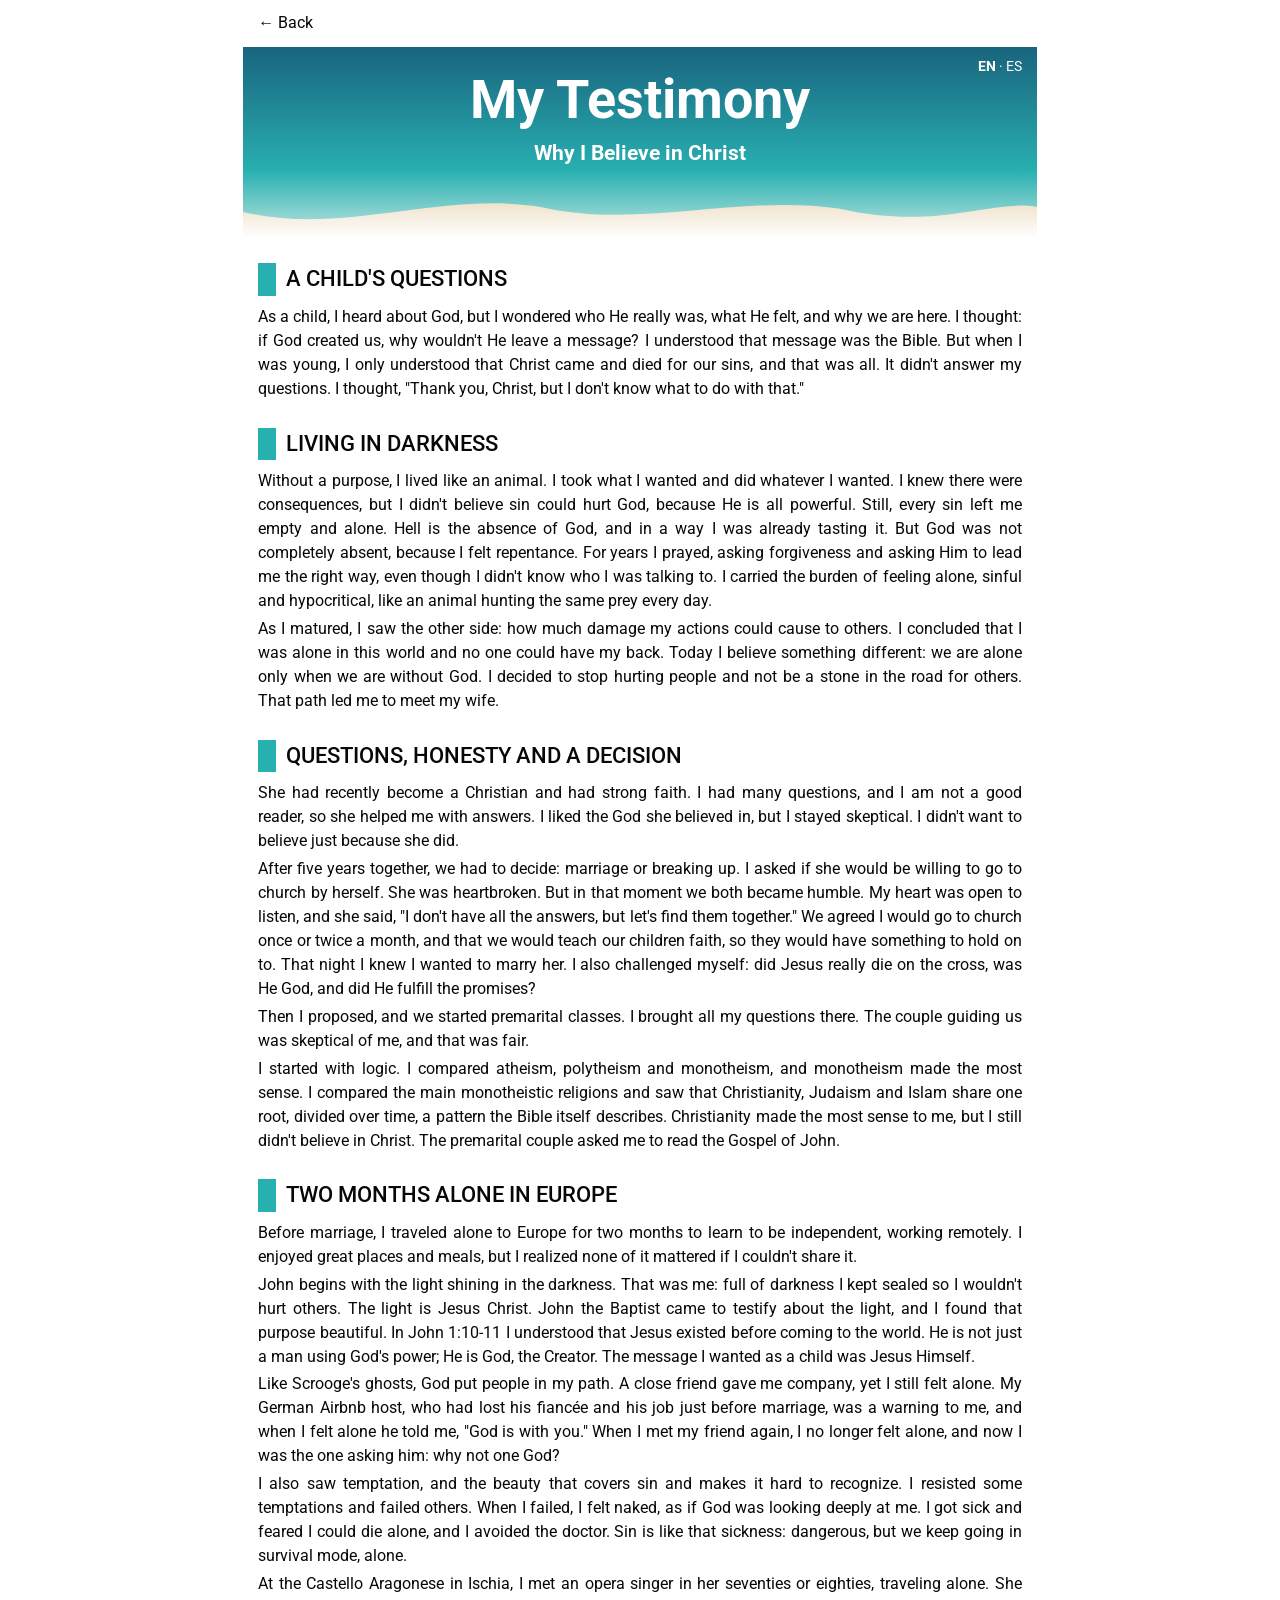
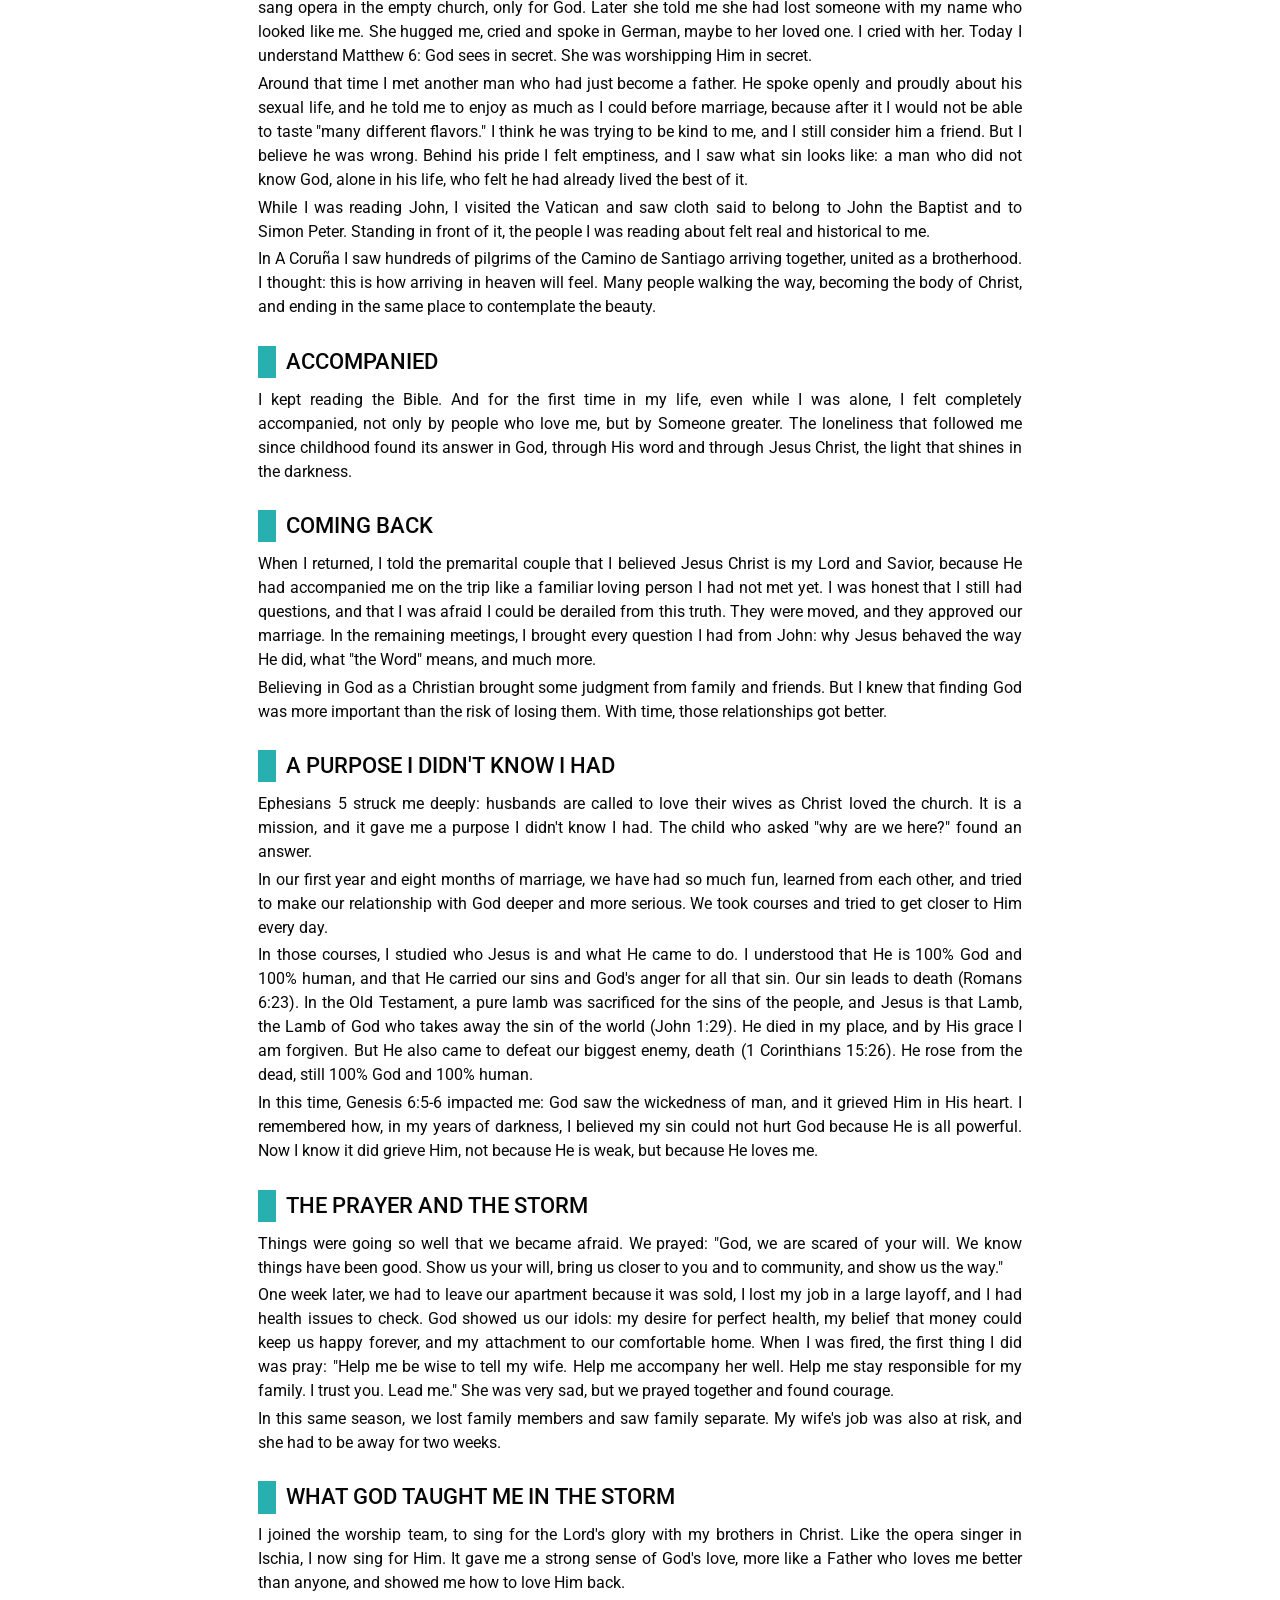
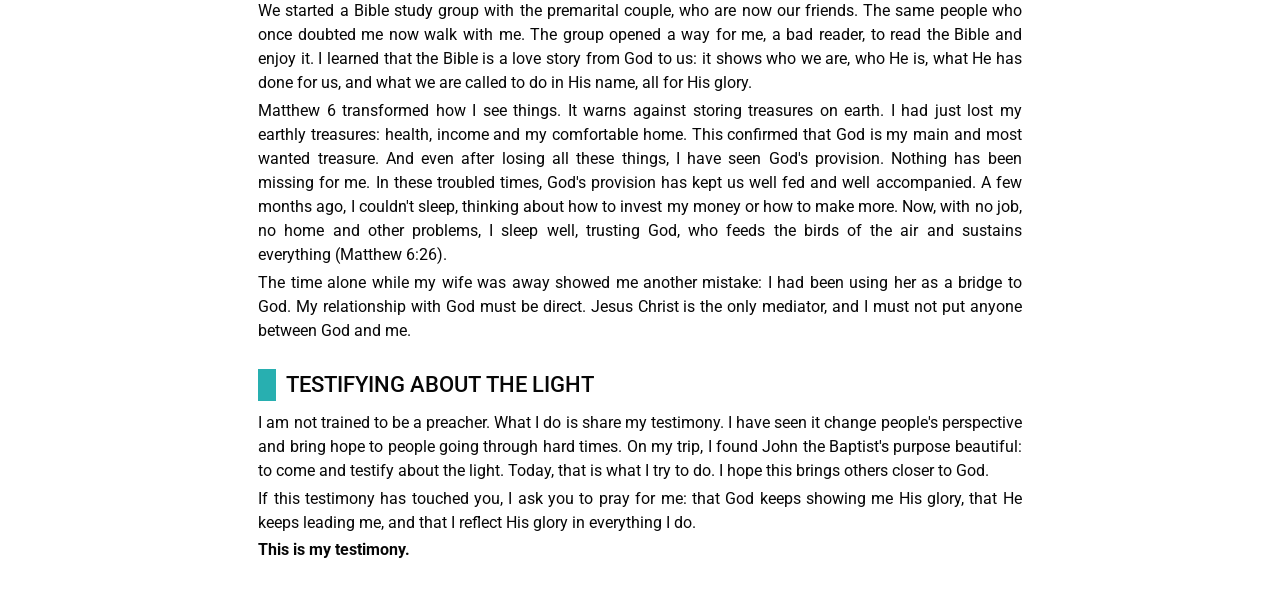
<file: testimony.html>
<!DOCTYPE html>
<html lang="en">
<head>
    <meta charset="utf-8">
    <meta name="viewport" content="width=device-width, initial-scale=1">
    <link rel="icon" href="favicon.svg" type="image/svg+xml">
    <link rel="alternate" hreflang="en" href="https://joseblock.com/testimony">
    <link rel="alternate" hreflang="es" href="https://joseblock.com/es/testimonio">
    <link rel="alternate" hreflang="x-default" href="https://joseblock.com/testimony">
    <title>Jose Block – My Testimony</title>
    <meta name="description" content="Jose Block: my testimony as a Christian.">
    <link rel="preconnect" href="https://fonts.googleapis.com">
    <link rel="preconnect" href="https://fonts.gstatic.com" crossorigin>
    <link href="https://fonts.googleapis.com/css2?family=Roboto:ital,wght@0,400;0,500;0,700;1,400&display=swap" rel="stylesheet">
    <style>
        :root {
            --dark: #19647E;
            --accent: #28AFB0;
            --text: #070707;
            --muted: #4a5566;
            --bg: #FFFFFF;
        }

        * { box-sizing: border-box; }

        html, body {
            margin: 0;
            background: var(--bg);
            color: var(--text);
            font-family: "Roboto", sans-serif;
            line-height: 1.5;
        }

        body {
            max-width: 21cm;
            margin: 0 auto;
        }

        a { color: var(--text); text-decoration: none; }
        a:hover, a:focus-visible { color: var(--accent); text-decoration: underline; }

        .back { padding: 0.3cm 0.4cm; }

        /* Calm shore: deep water to shallow water, with a wave edge of sand fading into the page */
        .persona {
            position: relative;
            background-image: linear-gradient(var(--dark), var(--accent) 65%, #BFE6E2);
            padding: 0.6cm 0.4cm 1.8cm;
            text-align: center;
        }

        .persona::after {
            content: "";
            position: absolute;
            left: 0;
            right: 0;
            bottom: -1px;
            height: 1.3cm;
            background: url("data:image/svg+xml,%3Csvg xmlns='http://www.w3.org/2000/svg' viewBox='0 0 1200 60' preserveAspectRatio='none'%3E%3Cdefs%3E%3ClinearGradient id='s' x1='0' y1='0' x2='0' y2='1'%3E%3Cstop offset='0' stop-color='%23EFE3CC'/%3E%3Cstop offset='1' stop-color='%23FFFFFF'/%3E%3C/linearGradient%3E%3C/defs%3E%3Cpath d='M0,28 C150,58 300,2 450,22 C600,50 750,6 900,24 C1050,52 1130,12 1200,22 L1200,60 L0,60 Z' fill='url(%23s)'/%3E%3C/svg%3E") bottom / 100% 100% no-repeat;
        }

        .lang {
            position: absolute;
            top: 0.25cm;
            right: 0.4cm;
            z-index: 1;
            color: #FFFFFF;
            font-size: 0.9rem;
        }

        .lang a { color: #FFFFFF; }

        .persona h1 {
            margin: 0;
            color: #FFFFFF;
            font-size: clamp(2rem, 8vw, 3.4rem);
            font-weight: 700;
            line-height: 1.15;
        }

        .persona .profesion {
            color: #FFFFFF;
            font-size: clamp(1rem, 3.5vw, 1.3rem);
            font-weight: 700;
            margin-top: 0.15cm;
        }

        main { padding: 0 0.4cm 0.8cm; }

        .section-title {
            font-size: 1.35rem;
            font-weight: 500;
            border-left: 0.5cm solid var(--accent);
            padding-left: 0.25cm;
            margin: 0.7cm 0 0.25cm;
            text-transform: uppercase;
        }

        .paragraph { text-align: justify; margin: 0.1cm 0; }

        .placeholder {
            color: var(--muted);
            font-style: italic;
            border: 1px dashed var(--accent);
            border-radius: 0.2cm;
            padding: 0.2cm 0.3cm;
        }

        blockquote {
            margin: 0.6cm 0 0;
            padding: 0.1cm 0 0.1cm 0.4cm;
            border-left: 0.1cm solid var(--accent);
            color: var(--dark);
            font-style: italic;
        }

        @media (max-width: 600px) {
            .paragraph { text-align: left; }
            .persona { padding: 0.5cm 0.3cm 1.7cm; }
        }
    </style>
</head>
<body>
    <nav class="back"><a href="index.html">← Back</a></nav>
    <header class="persona">
        <nav class="lang" aria-label="Language"><strong>EN</strong> · <a href="es/testimonio.html" hreflang="es" lang="es">ES</a></nav>
        <h1>My Testimony</h1>
        <div class="profesion">Why I Believe in Christ</div>
    </header>

    <main>
        <section>
            <h2 class="section-title">A child's questions</h2>
            <p class="paragraph">As a child, I heard about God, but I wondered who He really was, what He felt, and why we are here. I thought: if God created us, why wouldn't He leave a message? I understood that message was the Bible. But when I was young, I only understood that Christ came and died for our sins, and that was all. It didn't answer my questions. I thought, "Thank you, Christ, but I don't know what to do with that."</p>
        </section>

        <section>
            <h2 class="section-title">Living in darkness</h2>
            <p class="paragraph">Without a purpose, I lived like an animal. I took what I wanted and did whatever I wanted. I knew there were consequences, but I didn't believe sin could hurt God, because He is all powerful. Still, every sin left me empty and alone. Hell is the absence of God, and in a way I was already tasting it. But God was not completely absent, because I felt repentance. For years I prayed, asking forgiveness and asking Him to lead me the right way, even though I didn't know who I was talking to. I carried the burden of feeling alone, sinful and hypocritical, like an animal hunting the same prey every day.</p>
            <p class="paragraph">As I matured, I saw the other side: how much damage my actions could cause to others. I concluded that I was alone in this world and no one could have my back. Today I believe something different: we are alone only when we are without God. I decided to stop hurting people and not be a stone in the road for others. That path led me to meet my wife.</p>
        </section>

        <section>
            <h2 class="section-title">Questions, honesty and a decision</h2>
            <p class="paragraph">She had recently become a Christian and had strong faith. I had many questions, and I am not a good reader, so she helped me with answers. I liked the God she believed in, but I stayed skeptical. I didn't want to believe just because she did.</p>
            <p class="paragraph">After five years together, we had to decide: marriage or breaking up. I asked if she would be willing to go to church by herself. She was heartbroken. But in that moment we both became humble. My heart was open to listen, and she said, "I don't have all the answers, but let's find them together." We agreed I would go to church once or twice a month, and that we would teach our children faith, so they would have something to hold on to. That night I knew I wanted to marry her. I also challenged myself: did Jesus really die on the cross, was He God, and did He fulfill the promises?</p>
            <p class="paragraph">Then I proposed, and we started premarital classes. I brought all my questions there. The couple guiding us was skeptical of me, and that was fair.</p>
            <p class="paragraph">I started with logic. I compared atheism, polytheism and monotheism, and monotheism made the most sense. I compared the main monotheistic religions and saw that Christianity, Judaism and Islam share one root, divided over time, a pattern the Bible itself describes. Christianity made the most sense to me, but I still didn't believe in Christ. The premarital couple asked me to read the Gospel of John.</p>
        </section>

        <section>
            <h2 class="section-title">Two months alone in Europe</h2>
            <p class="paragraph">Before marriage, I traveled alone to Europe for two months to learn to be independent, working remotely. I enjoyed great places and meals, but I realized none of it mattered if I couldn't share it.</p>
            <p class="paragraph">John begins with the light shining in the darkness. That was me: full of darkness I kept sealed so I wouldn't hurt others. The light is Jesus Christ. John the Baptist came to testify about the light, and I found that purpose beautiful. In John 1:10-11 I understood that Jesus existed before coming to the world. He is not just a man using God's power; He is God, the Creator. The message I wanted as a child was Jesus Himself.</p>
            <p class="paragraph">Like Scrooge's ghosts, God put people in my path. A close friend gave me company, yet I still felt alone. My German Airbnb host, who had lost his fiancée and his job just before marriage, was a warning to me, and when I felt alone he told me, "God is with you." When I met my friend again, I no longer felt alone, and now I was the one asking him: why not one God?</p>
            <p class="paragraph">I also saw temptation, and the beauty that covers sin and makes it hard to recognize. I resisted some temptations and failed others. When I failed, I felt naked, as if God was looking deeply at me. I got sick and feared I could die alone, and I avoided the doctor. Sin is like that sickness: dangerous, but we keep going in survival mode, alone.</p>
            <p class="paragraph">At the Castello Aragonese in Ischia, I met an opera singer in her seventies or eighties, traveling alone. She sang opera in the empty church, only for God. Later she told me she had lost someone with my name who looked like me. She hugged me, cried and spoke in German, maybe to her loved one. I cried with her. Today I understand Matthew 6: God sees in secret. She was worshipping Him in secret.</p>
            <p class="paragraph">Around that time I met another man who had just become a father. He spoke openly and proudly about his sexual life, and he told me to enjoy as much as I could before marriage, because after it I would not be able to taste "many different flavors." I think he was trying to be kind to me, and I still consider him a friend. But I believe he was wrong. Behind his pride I felt emptiness, and I saw what sin looks like: a man who did not know God, alone in his life, who felt he had already lived the best of it.</p>
            <p class="paragraph">While I was reading John, I visited the Vatican and saw cloth said to belong to John the Baptist and to Simon Peter. Standing in front of it, the people I was reading about felt real and historical to me.</p>
            <p class="paragraph">In A Coruña I saw hundreds of pilgrims of the Camino de Santiago arriving together, united as a brotherhood. I thought: this is how arriving in heaven will feel. Many people walking the way, becoming the body of Christ, and ending in the same place to contemplate the beauty.</p>
        </section>

        <section>
            <h2 class="section-title">Accompanied</h2>
            <p class="paragraph">I kept reading the Bible. And for the first time in my life, even while I was alone, I felt completely accompanied, not only by people who love me, but by Someone greater. The loneliness that followed me since childhood found its answer in God, through His word and through Jesus Christ, the light that shines in the darkness.</p>        </section>

        <section>
            <h2 class="section-title">Coming back</h2>
            <p class="paragraph">When I returned, I told the premarital couple that I believed Jesus Christ is my Lord and Savior, because He had accompanied me on the trip like a familiar loving person I had not met yet. I was honest that I still had questions, and that I was afraid I could be derailed from this truth. They were moved, and they approved our marriage. In the remaining meetings, I brought every question I had from John: why Jesus behaved the way He did, what "the Word" means, and much more.</p>
            <p class="paragraph">Believing in God as a Christian brought some judgment from family and friends. But I knew that finding God was more important than the risk of losing them. With time, those relationships got better.</p>
        </section>

        <section>
            <h2 class="section-title">A purpose I didn't know I had</h2>
            <p class="paragraph">Ephesians 5 struck me deeply: husbands are called to love their wives as Christ loved the church. It is a mission, and it gave me a purpose I didn't know I had. The child who asked "why are we here?" found an answer.</p>
            <p class="paragraph">In our first year and eight months of marriage, we have had so much fun, learned from each other, and tried to make our relationship with God deeper and more serious. We took courses and tried to get closer to Him every day.</p>
            <p class="paragraph">In those courses, I studied who Jesus is and what He came to do. I understood that He is 100% God and 100% human, and that He carried our sins and God's anger for all that sin. Our sin leads to death (Romans 6:23). In the Old Testament, a pure lamb was sacrificed for the sins of the people, and Jesus is that Lamb, the Lamb of God who takes away the sin of the world (John 1:29). He died in my place, and by His grace I am forgiven. But He also came to defeat our biggest enemy, death (1 Corinthians 15:26). He rose from the dead, still 100% God and 100% human.</p>
            <p class="paragraph">In this time, Genesis 6:5-6 impacted me: God saw the wickedness of man, and it grieved Him in His heart. I remembered how, in my years of darkness, I believed my sin could not hurt God because He is all powerful. Now I know it did grieve Him, not because He is weak, but because He loves me.</p>
        </section>

        <section>
            <h2 class="section-title">The prayer and the storm</h2>
            <p class="paragraph">Things were going so well that we became afraid. We prayed: "God, we are scared of your will. We know things have been good. Show us your will, bring us closer to you and to community, and show us the way."</p>
            <p class="paragraph">One week later, we had to leave our apartment because it was sold, I lost my job in a large layoff, and I had health issues to check. God showed us our idols: my desire for perfect health, my belief that money could keep us happy forever, and my attachment to our comfortable home. When I was fired, the first thing I did was pray: "Help me be wise to tell my wife. Help me accompany her well. Help me stay responsible for my family. I trust you. Lead me." She was very sad, but we prayed together and found courage.</p>
            <p class="paragraph">In this same season, we lost family members and saw family separate. My wife's job was also at risk, and she had to be away for two weeks.</p>
        </section>

        <section>
            <h2 class="section-title">What God taught me in the storm</h2>
            <p class="paragraph">I joined the worship team, to sing for the Lord's glory with my brothers in Christ. Like the opera singer in Ischia, I now sing for Him. It gave me a strong sense of God's love, more like a Father who loves me better than anyone, and showed me how to love Him back.</p>
            <p class="paragraph">We started a Bible study group with the premarital couple, who are now our friends. The same people who once doubted me now walk with me. The group opened a way for me, a bad reader, to read the Bible and enjoy it. I learned that the Bible is a love story from God to us: it shows who we are, who He is, what He has done for us, and what we are called to do in His name, all for His glory.</p>
            <p class="paragraph">Matthew 6 transformed how I see things. It warns against storing treasures on earth. I had just lost my earthly treasures: health, income and my comfortable home. This confirmed that God is my main and most wanted treasure. And even after losing all these things, I have seen God's provision. Nothing has been missing for me. In these troubled times, God's provision has kept us well fed and well accompanied. A few months ago, I couldn't sleep, thinking about how to invest my money or how to make more. Now, with no job, no home and other problems, I sleep well, trusting God, who feeds the birds of the air and sustains everything (Matthew 6:26).</p>
            <p class="paragraph">The time alone while my wife was away showed me another mistake: I had been using her as a bridge to God. My relationship with God must be direct. Jesus Christ is the only mediator, and I must not put anyone between God and me.</p>
        </section>

        <section>
            <h2 class="section-title">Testifying about the light</h2>
            <p class="paragraph">I am not trained to be a preacher. What I do is share my testimony. I have seen it change people's perspective and bring hope to people going through hard times. On my trip, I found John the Baptist's purpose beautiful: to come and testify about the light. Today, that is what I try to do. I hope this brings others closer to God.</p>
            <p class="paragraph">If this testimony has touched you, I ask you to pray for me: that God keeps showing me His glory, that He keeps leading me, and that I reflect His glory in everything I do.</p>
            <p class="paragraph"><strong>This is my testimony.</strong></p>
        </section>
    </main>
</body>
</html>
</file>
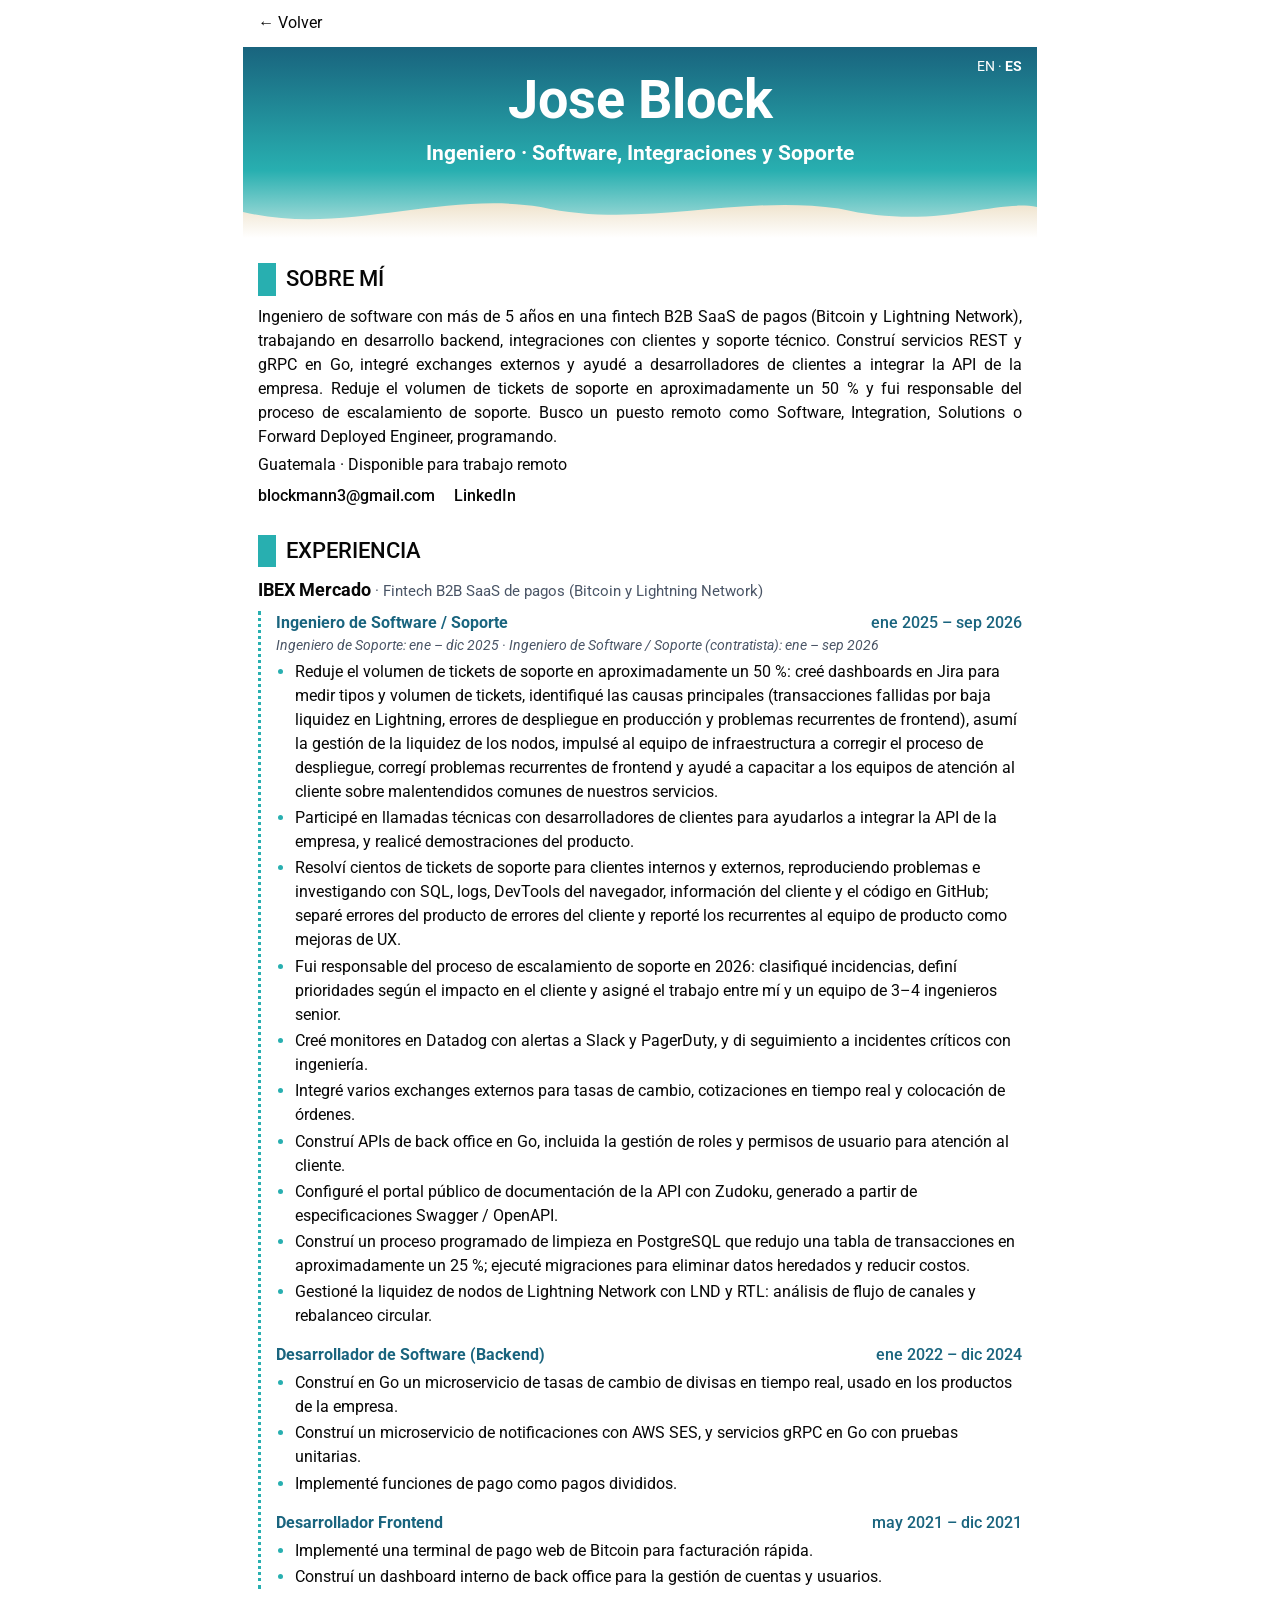
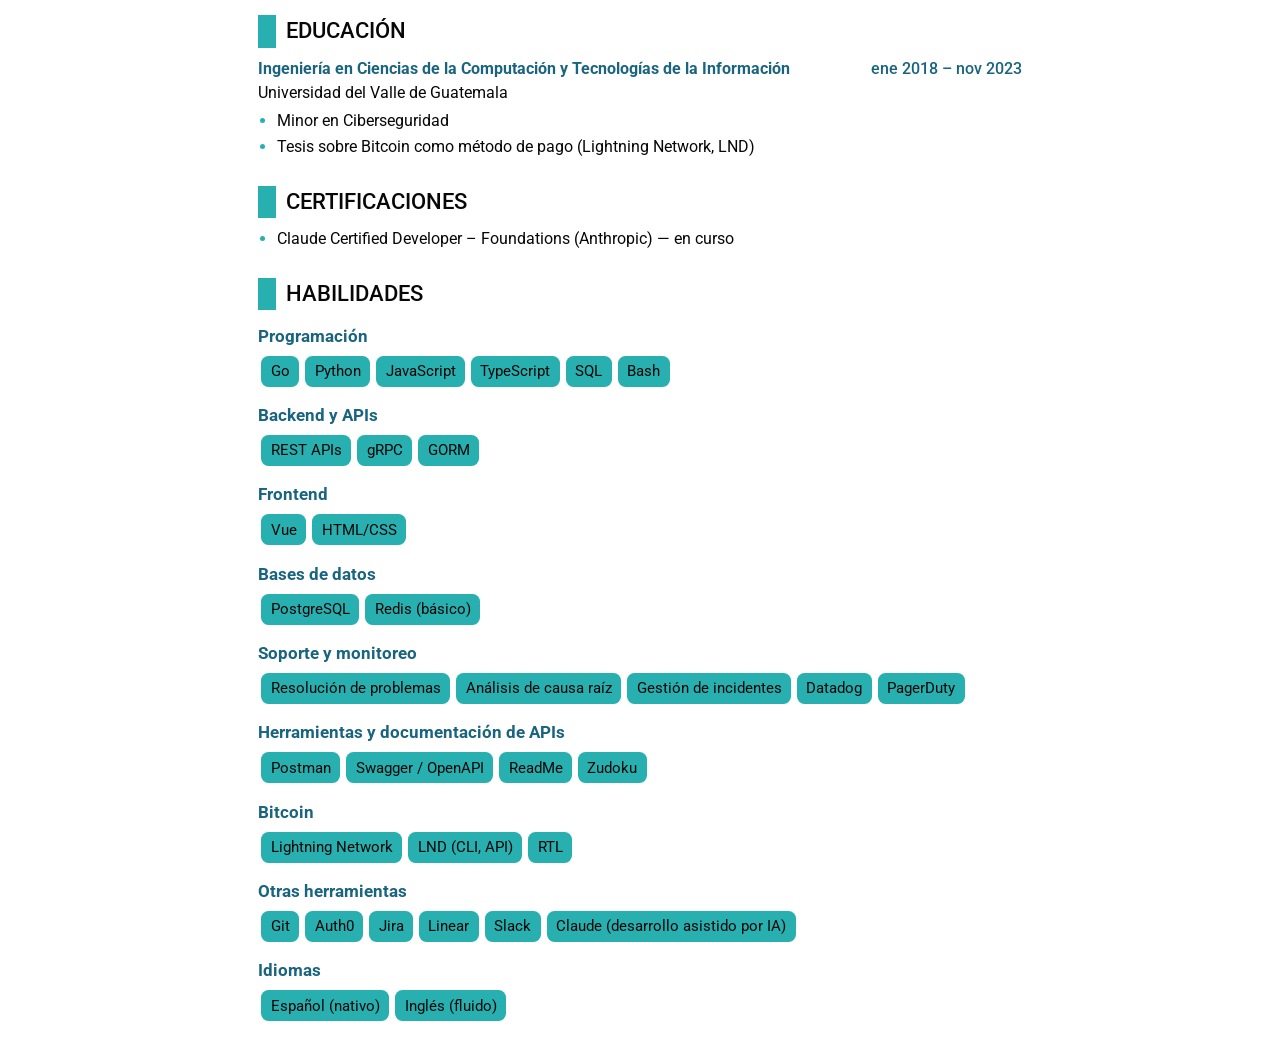
<file: es/cv.html>
<!DOCTYPE html>
<html lang="es">
<head>
    <meta charset="utf-8">
    <meta name="viewport" content="width=device-width, initial-scale=1">
    <link rel="icon" href="../favicon.svg" type="image/svg+xml">
    <link rel="alternate" hreflang="en" href="https://joseblock.com/cv">
    <link rel="alternate" hreflang="es" href="https://joseblock.com/es/cv">
    <link rel="alternate" hreflang="x-default" href="https://joseblock.com/cv">
    <title>Jose Block – CV</title>
    <meta name="description" content="Ingeniero de software con más de 5 años en una fintech B2B SaaS de pagos (Bitcoin y Lightning Network), en desarrollo backend, integraciones con clientes y soporte técnico.">
    <link rel="preconnect" href="https://fonts.googleapis.com">
    <link rel="preconnect" href="https://fonts.gstatic.com" crossorigin>
    <link href="https://fonts.googleapis.com/css2?family=Roboto:ital,wght@0,400;0,500;0,700;1,400&display=swap" rel="stylesheet">
    <style>
        :root {
            --dark: #19647E;
            --accent: #28AFB0;
            --text: #070707;
            --muted: #4a5566;
            --bg: #FFFFFF;
        }

        * { box-sizing: border-box; }

        html, body {
            margin: 0;
            background: var(--bg);
            color: var(--text);
            font-family: "Roboto", sans-serif;
            line-height: 1.5;
        }

        body {
            max-width: 21cm;
            margin: 0 auto;
        }

        a { color: var(--text); text-decoration: none; }
        a:hover, a:focus-visible { color: var(--accent); text-decoration: underline; }

        /* Calm shore: deep water to shallow water, with a wave edge of sand fading into the page */
        .persona {
            position: relative;
            background-image: linear-gradient(var(--dark), var(--accent) 65%, #BFE6E2);
            padding: 0.6cm 0.4cm 1.8cm;
            text-align: center;
        }

        .persona::after {
            content: "";
            position: absolute;
            left: 0;
            right: 0;
            bottom: -1px;
            height: 1.3cm;
            background: url("data:image/svg+xml,%3Csvg xmlns='http://www.w3.org/2000/svg' viewBox='0 0 1200 60' preserveAspectRatio='none'%3E%3Cdefs%3E%3ClinearGradient id='s' x1='0' y1='0' x2='0' y2='1'%3E%3Cstop offset='0' stop-color='%23EFE3CC'/%3E%3Cstop offset='1' stop-color='%23FFFFFF'/%3E%3C/linearGradient%3E%3C/defs%3E%3Cpath d='M0,28 C150,58 300,2 450,22 C600,50 750,6 900,24 C1050,52 1130,12 1200,22 L1200,60 L0,60 Z' fill='url(%23s)'/%3E%3C/svg%3E") bottom / 100% 100% no-repeat;
        }

        .lang {
            position: absolute;
            top: 0.25cm;
            right: 0.4cm;
            z-index: 1;
            color: #FFFFFF;
            font-size: 0.9rem;
        }

        .lang a { color: #FFFFFF; }

        .persona h1 {
            margin: 0;
            color: #FFFFFF;
            font-size: clamp(2rem, 8vw, 3.4rem);
            font-weight: 700;
            line-height: 1.15;
        }

        .persona .profesion {
            color: #FFFFFF;
            font-size: clamp(1rem, 3.5vw, 1.3rem);
            font-weight: 700;
            margin-top: 0.15cm;
        }

        main { padding: 0 0.4cm 0.8cm; }

        .section-title {
            font-size: 1.35rem;
            font-weight: 500;
            border-left: 0.5cm solid var(--accent);
            padding-left: 0.25cm;
            margin: 0.7cm 0 0.25cm;
            text-transform: uppercase;
        }

        h3 { color: var(--dark); margin: 0.35cm 0 0.1cm; font-size: 1.05rem; }

        .paragraph { text-align: justify; margin: 0.1cm 0; }

        .links {
            display: flex;
            flex-wrap: wrap;
            gap: 0.15cm 0.5cm;
            margin-top: 0.2cm;
        }

        .links a { font-weight: 500; }

        .company { font-weight: 700; font-size: 1.1rem; margin-top: 0.2cm; }
        .company span { font-weight: 400; color: var(--muted); font-size: 0.95rem; }

        .timeline {
            border-left: 0.1cm dotted var(--accent);
            padding-left: 0.4cm;
            margin-top: 0.2cm;
        }

        .role { margin-bottom: 0.4cm; }

        .role-head {
            display: flex;
            flex-wrap: wrap;
            justify-content: space-between;
            gap: 0 0.4cm;
            align-items: baseline;
        }

        .role-title { color: var(--dark); font-weight: 700; }
        .dates { color: var(--dark); font-weight: 500; white-space: nowrap; }
        .role-note { color: var(--muted); font-style: italic; font-size: 0.9rem; }

        ul { margin: 0.1cm 0 0; padding-left: 0.5cm; }
        li { margin: 0.06cm 0; }
        li::marker { color: var(--accent); }

        .skill-group { margin-bottom: 0.15cm; }

        .list-technologies { display: flex; flex-wrap: wrap; }

        .item {
            background-color: var(--accent);
            border-radius: 0.2cm;
            color: var(--text);
            padding: 0.12cm 0.25cm;
            margin: 0.08cm;
            display: inline-block;
            font-size: 0.92rem;
        }

        @media (max-width: 600px) {
            .paragraph { text-align: left; }
            .persona { padding: 0.5cm 0.3cm 1.7cm; }
        }

        .back { padding: 0.3cm 0.4cm; }

        @media print {
            .no-print { display: none; }
            .persona, .item { -webkit-print-color-adjust: exact; print-color-adjust: exact; }
            .role { break-inside: avoid; }
            .persona {
                background-image: linear-gradient(var(--dark), var(--accent), var(--bg));
                border-bottom-left-radius: 50%;
                border-bottom-right-radius: 50%;
                padding: 0.6cm 0.4cm 1cm;
            }
            .persona::after { display: none; }
        }
    </style>
</head>
<body>
    <nav class="back no-print"><a href="index.html">← Volver</a></nav>
    <header class="persona">
        <nav class="lang no-print" aria-label="Idioma"><a href="../cv.html" hreflang="en" lang="en">EN</a> · <strong>ES</strong></nav>
        <h1>Jose Block</h1>
        <div class="profesion">Ingeniero · Software, Integraciones y Soporte</div>
    </header>

    <main>
        <section>
            <h2 class="section-title">Sobre mí</h2>
            <p class="paragraph">
                Ingeniero de software con más de 5 años en una fintech B2B SaaS de pagos (Bitcoin y Lightning
                Network), trabajando en desarrollo backend, integraciones con clientes y soporte técnico.
                Construí servicios REST y gRPC en Go, integré exchanges externos y ayudé a desarrolladores
                de clientes a integrar la API de la empresa. Reduje el volumen de tickets de soporte en
                aproximadamente un 50 % y fui responsable del proceso de escalamiento de soporte. Busco un
                puesto remoto como Software, Integration, Solutions o Forward Deployed Engineer, programando.
            </p>
            <p class="paragraph">Guatemala · Disponible para trabajo remoto</p>
            <nav class="links" aria-label="Contacto">
                <a href="mailto:blockmann3@gmail.com">blockmann3@gmail.com</a>
                <a href="https://www.linkedin.com/in/jose-gabriel-block-staackmann-138050153/" rel="noopener">LinkedIn</a>
            </nav>
        </section>

        <section>
            <h2 class="section-title">Experiencia</h2>
            <div class="company">IBEX Mercado <span>· Fintech B2B SaaS de pagos (Bitcoin y Lightning Network)</span></div>
            <div class="timeline">
                <article class="role">
                    <div class="role-head">
                        <span class="role-title">Ingeniero de Software / Soporte</span>
                        <span class="dates">ene 2025 – sep 2026</span>
                    </div>
                    <div class="role-note">Ingeniero de Soporte: ene – dic 2025 · Ingeniero de Software / Soporte (contratista): ene – sep 2026</div>
                    <ul>
                        <li>Reduje el volumen de tickets de soporte en aproximadamente un 50 %: creé dashboards en Jira para medir tipos y volumen de tickets, identifiqué las causas principales (transacciones fallidas por baja liquidez en Lightning, errores de despliegue en producción y problemas recurrentes de frontend), asumí la gestión de la liquidez de los nodos, impulsé al equipo de infraestructura a corregir el proceso de despliegue, corregí problemas recurrentes de frontend y ayudé a capacitar a los equipos de atención al cliente sobre malentendidos comunes de nuestros servicios.</li>
                        <li>Participé en llamadas técnicas con desarrolladores de clientes para ayudarlos a integrar la API de la empresa, y realicé demostraciones del producto.</li>
                        <li>Resolví cientos de tickets de soporte para clientes internos y externos, reproduciendo problemas e investigando con SQL, logs, DevTools del navegador, información del cliente y el código en GitHub; separé errores del producto de errores del cliente y reporté los recurrentes al equipo de producto como mejoras de UX.</li>
                        <li>Fui responsable del proceso de escalamiento de soporte en 2026: clasifiqué incidencias, definí prioridades según el impacto en el cliente y asigné el trabajo entre mí y un equipo de 3–4 ingenieros senior.</li>
                        <li>Creé monitores en Datadog con alertas a Slack y PagerDuty, y di seguimiento a incidentes críticos con ingeniería.</li>
                        <li>Integré varios exchanges externos para tasas de cambio, cotizaciones en tiempo real y colocación de órdenes.</li>
                        <li>Construí APIs de back office en Go, incluida la gestión de roles y permisos de usuario para atención al cliente.</li>
                        <li>Configuré el portal público de documentación de la API con Zudoku, generado a partir de especificaciones Swagger / OpenAPI.</li>
                        <li>Construí un proceso programado de limpieza en PostgreSQL que redujo una tabla de transacciones en aproximadamente un 25 %; ejecuté migraciones para eliminar datos heredados y reducir costos.</li>
                        <li>Gestioné la liquidez de nodos de Lightning Network con LND y RTL: análisis de flujo de canales y rebalanceo circular.</li>
                    </ul>
                </article>

                <article class="role">
                    <div class="role-head">
                        <span class="role-title">Desarrollador de Software (Backend)</span>
                        <span class="dates">ene 2022 – dic 2024</span>
                    </div>
                    <ul>
                        <li>Construí en Go un microservicio de tasas de cambio de divisas en tiempo real, usado en los productos de la empresa.</li>
                        <li>Construí un microservicio de notificaciones con AWS SES, y servicios gRPC en Go con pruebas unitarias.</li>
                        <li>Implementé funciones de pago como pagos divididos.</li>
                    </ul>
                </article>

                <article class="role">
                    <div class="role-head">
                        <span class="role-title">Desarrollador Frontend</span>
                        <span class="dates">may 2021 – dic 2021</span>
                    </div>
                    <ul>
                        <li>Implementé una terminal de pago web de Bitcoin para facturación rápida.</li>
                        <li>Construí un dashboard interno de back office para la gestión de cuentas y usuarios.</li>
                    </ul>
                </article>
            </div>
        </section>

        <section>
            <h2 class="section-title">Educación</h2>
            <div class="role-head">
                <span class="role-title">Ingeniería en Ciencias de la Computación y Tecnologías de la Información</span>
                <span class="dates">ene 2018 – nov 2023</span>
            </div>
            <div>Universidad del Valle de Guatemala</div>
            <ul>
                <li>Minor en Ciberseguridad</li>
                <li>Tesis sobre Bitcoin como método de pago (Lightning Network, LND)</li>
            </ul>
        </section>

        <section>
            <h2 class="section-title">Certificaciones</h2>
            <ul>
                <li>Claude Certified Developer – Foundations (Anthropic) — en curso</li>
            </ul>
        </section>

        <section>
            <h2 class="section-title">Habilidades</h2>
            <div class="skill-group">
                <h3>Programación</h3>
                <div class="list-technologies">
                    <span class="item">Go</span><span class="item">Python</span><span class="item">JavaScript</span><span class="item">TypeScript</span><span class="item">SQL</span><span class="item">Bash</span>
                </div>
            </div>
            <div class="skill-group">
                <h3>Backend y APIs</h3>
                <div class="list-technologies">
                    <span class="item">REST APIs</span><span class="item">gRPC</span><span class="item">GORM</span>
                </div>
            </div>
            <div class="skill-group">
                <h3>Frontend</h3>
                <div class="list-technologies">
                    <span class="item">Vue</span><span class="item">HTML/CSS</span>
                </div>
            </div>
            <div class="skill-group">
                <h3>Bases de datos</h3>
                <div class="list-technologies">
                    <span class="item">PostgreSQL</span><span class="item">Redis (básico)</span>
                </div>
            </div>
            <div class="skill-group">
                <h3>Soporte y monitoreo</h3>
                <div class="list-technologies">
                    <span class="item">Resolución de problemas</span><span class="item">Análisis de causa raíz</span><span class="item">Gestión de incidentes</span><span class="item">Datadog</span><span class="item">PagerDuty</span>
                </div>
            </div>
            <div class="skill-group">
                <h3>Herramientas y documentación de APIs</h3>
                <div class="list-technologies">
                    <span class="item">Postman</span><span class="item">Swagger / OpenAPI</span><span class="item">ReadMe</span><span class="item">Zudoku</span>
                </div>
            </div>
            <div class="skill-group">
                <h3>Bitcoin</h3>
                <div class="list-technologies">
                    <span class="item">Lightning Network</span><span class="item">LND (CLI, API)</span><span class="item">RTL</span>
                </div>
            </div>
            <div class="skill-group">
                <h3>Otras herramientas</h3>
                <div class="list-technologies">
                    <span class="item">Git</span><span class="item">Auth0</span><span class="item">Jira</span><span class="item">Linear</span><span class="item">Slack</span><span class="item">Claude (desarrollo asistido por IA)</span>
                </div>
            </div>
            <div class="skill-group">
                <h3>Idiomas</h3>
                <div class="list-technologies">
                    <span class="item">Español (nativo)</span><span class="item">Inglés (fluido)</span>
                </div>
            </div>
        </section>
    </main>
</body>
</html>
</file>
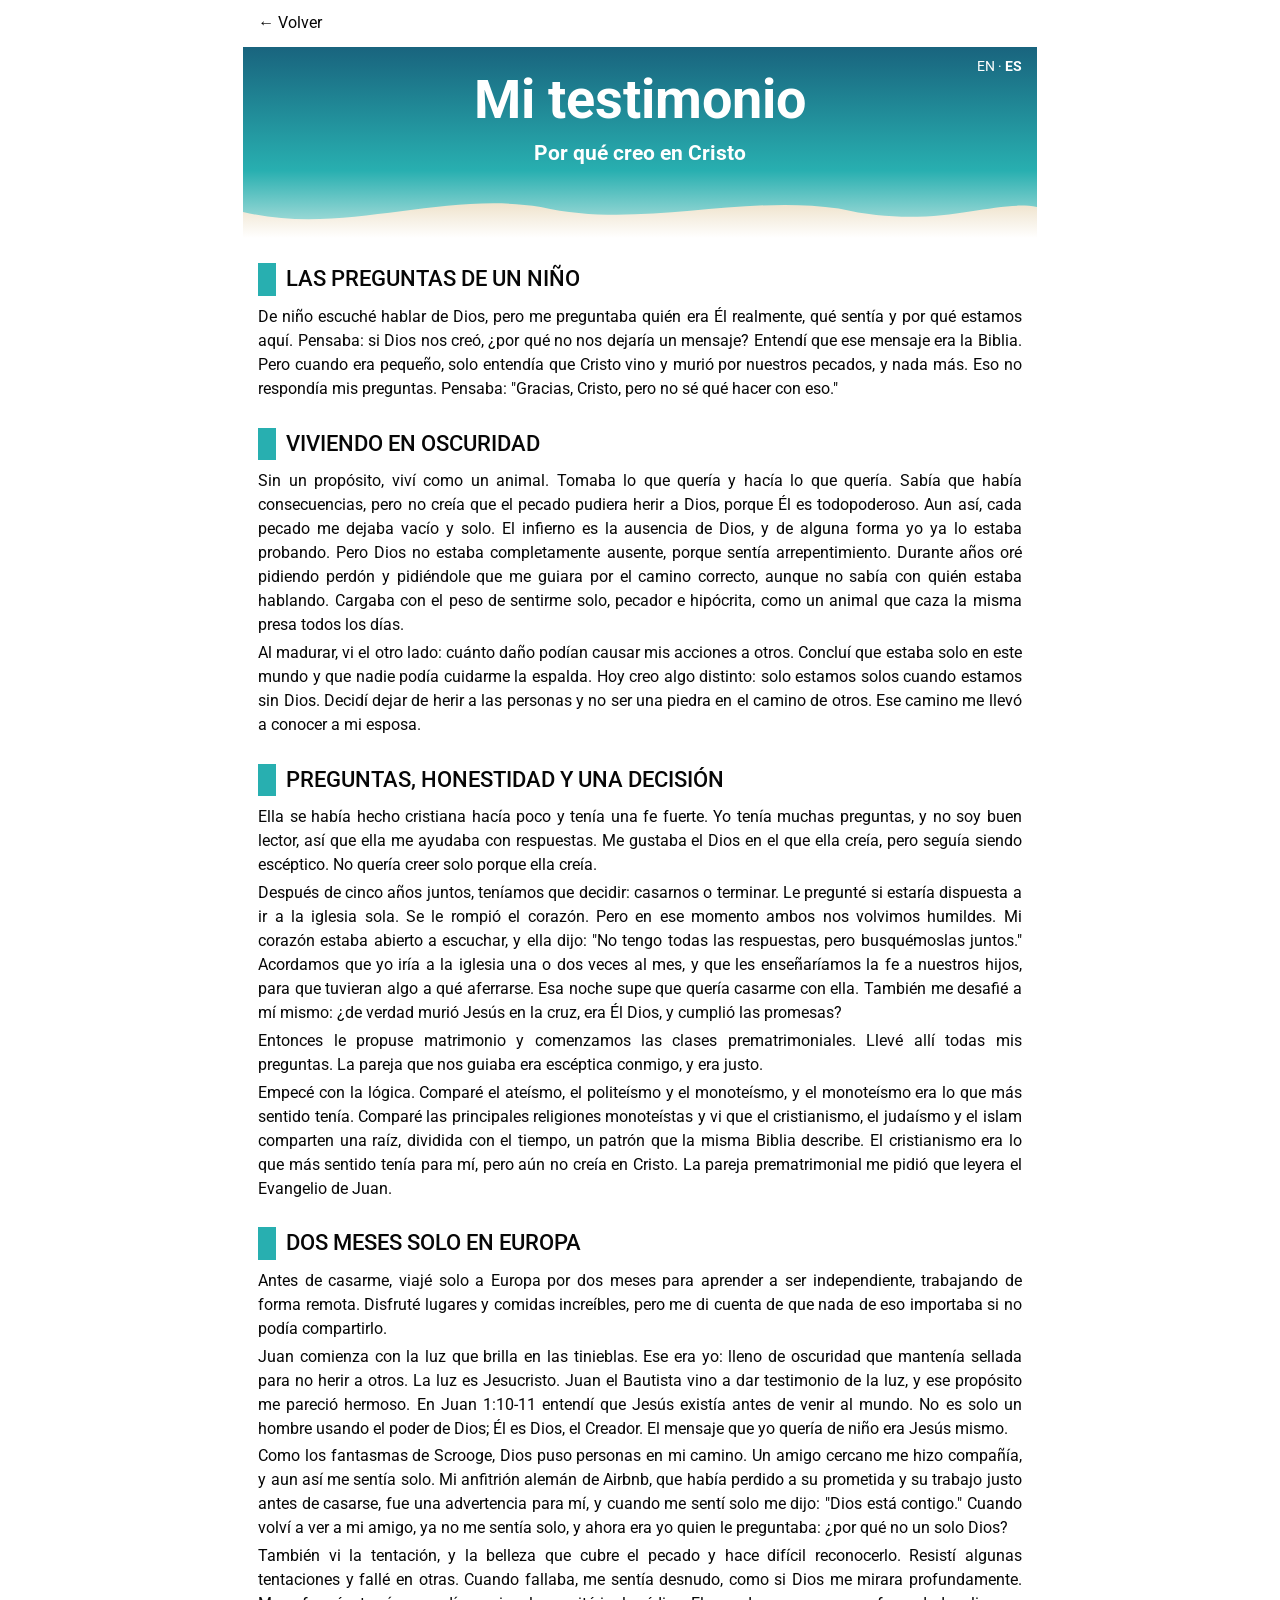
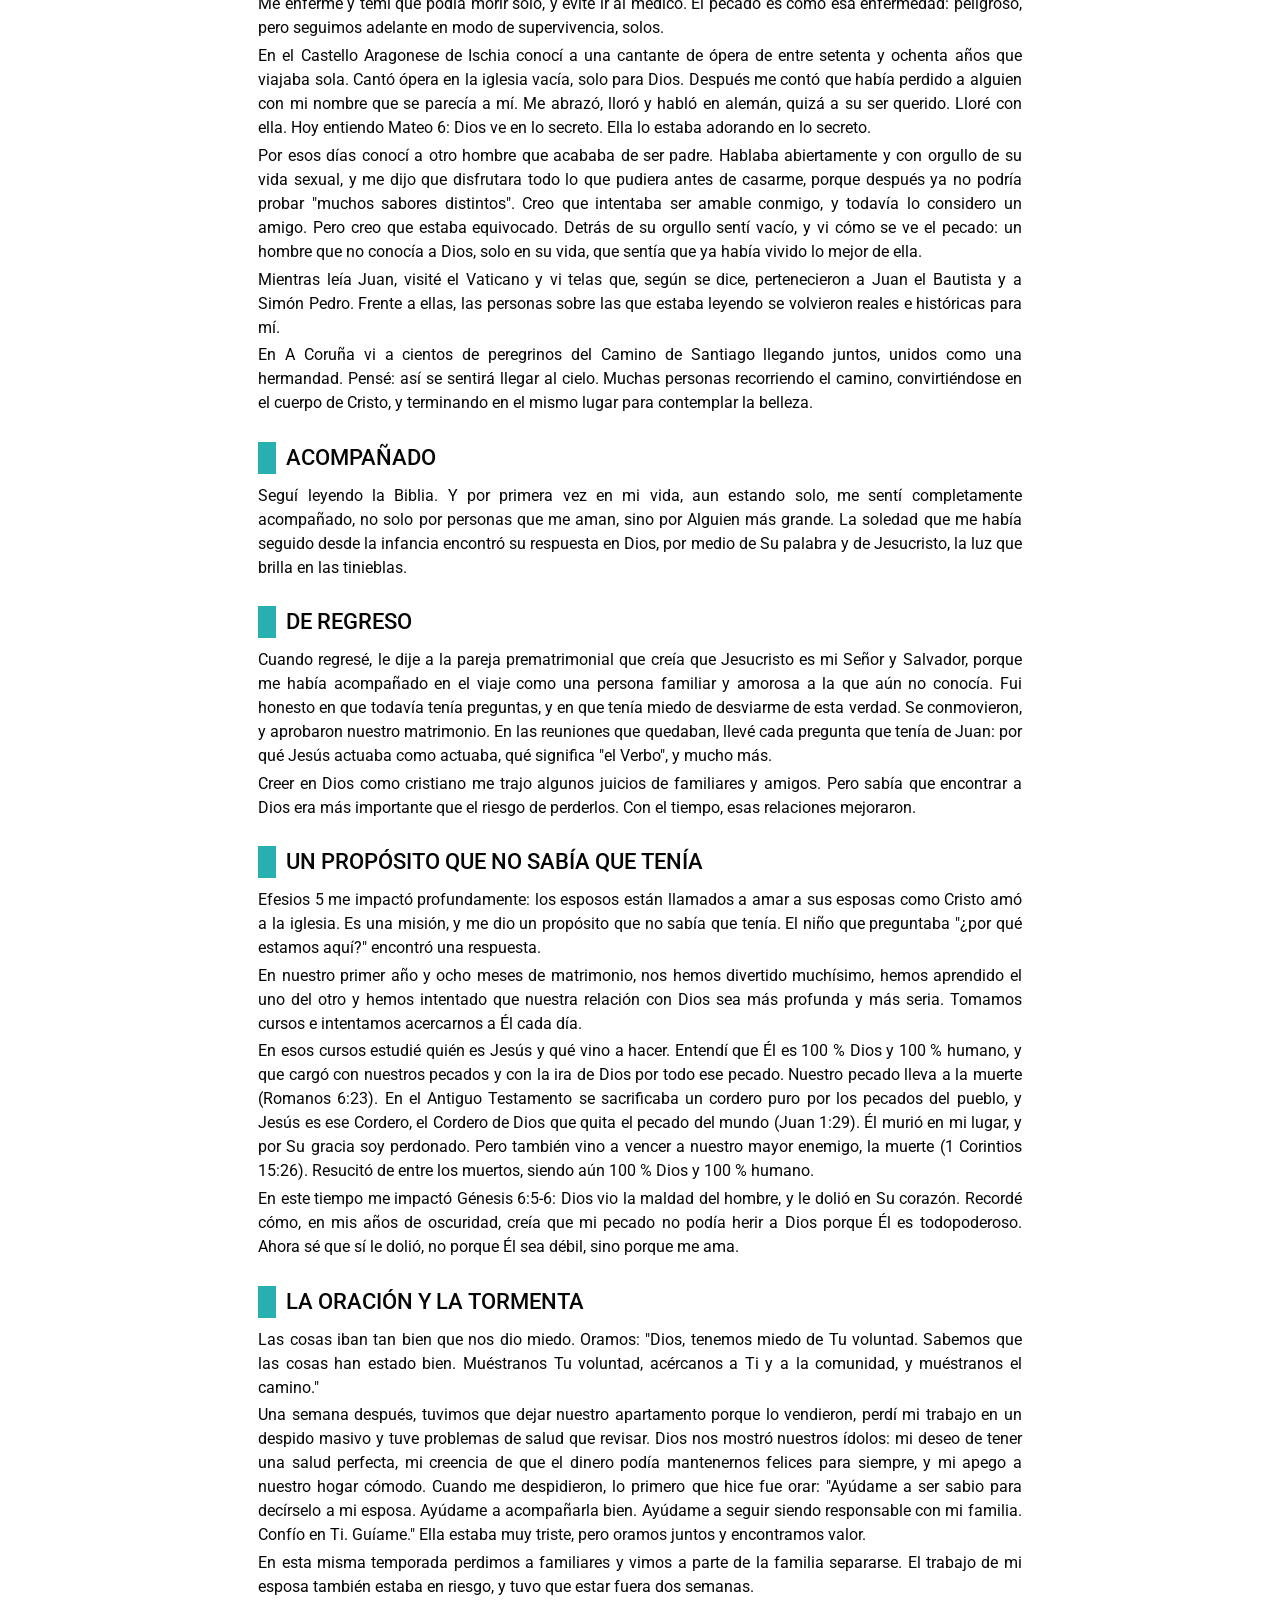
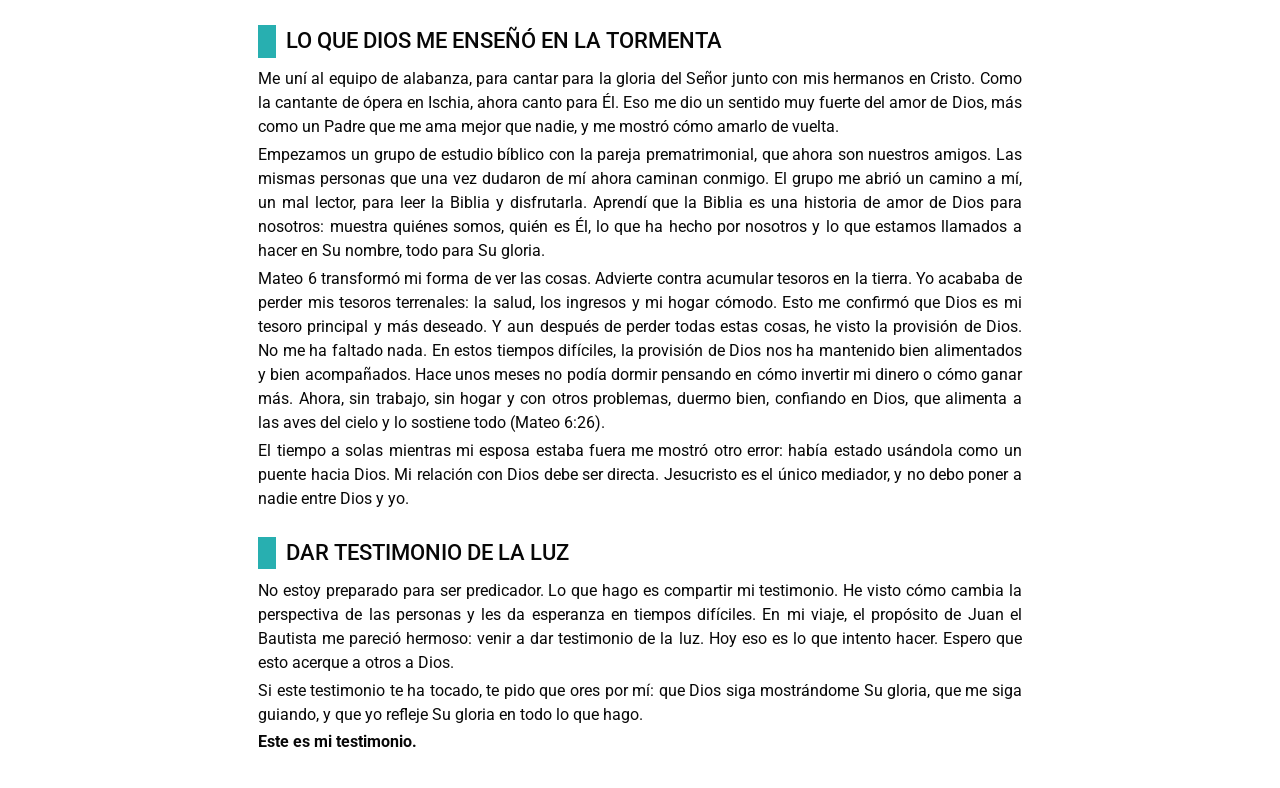
<file: es/testimonio.html>
<!DOCTYPE html>
<html lang="es">
<head>
    <meta charset="utf-8">
    <meta name="viewport" content="width=device-width, initial-scale=1">
    <link rel="icon" href="../favicon.svg" type="image/svg+xml">
    <link rel="alternate" hreflang="en" href="https://joseblock.com/testimony">
    <link rel="alternate" hreflang="es" href="https://joseblock.com/es/testimonio">
    <link rel="alternate" hreflang="x-default" href="https://joseblock.com/testimony">
    <title>Jose Block – Mi testimonio</title>
    <meta name="description" content="Jose Block: mi testimonio como cristiano.">
    <link rel="preconnect" href="https://fonts.googleapis.com">
    <link rel="preconnect" href="https://fonts.gstatic.com" crossorigin>
    <link href="https://fonts.googleapis.com/css2?family=Roboto:ital,wght@0,400;0,500;0,700;1,400&display=swap" rel="stylesheet">
    <style>
        :root {
            --dark: #19647E;
            --accent: #28AFB0;
            --text: #070707;
            --muted: #4a5566;
            --bg: #FFFFFF;
        }

        * { box-sizing: border-box; }

        html, body {
            margin: 0;
            background: var(--bg);
            color: var(--text);
            font-family: "Roboto", sans-serif;
            line-height: 1.5;
        }

        body {
            max-width: 21cm;
            margin: 0 auto;
        }

        a { color: var(--text); text-decoration: none; }
        a:hover, a:focus-visible { color: var(--accent); text-decoration: underline; }

        .back { padding: 0.3cm 0.4cm; }

        /* Calm shore: deep water to shallow water, with a wave edge of sand fading into the page */
        .persona {
            position: relative;
            background-image: linear-gradient(var(--dark), var(--accent) 65%, #BFE6E2);
            padding: 0.6cm 0.4cm 1.8cm;
            text-align: center;
        }

        .persona::after {
            content: "";
            position: absolute;
            left: 0;
            right: 0;
            bottom: -1px;
            height: 1.3cm;
            background: url("data:image/svg+xml,%3Csvg xmlns='http://www.w3.org/2000/svg' viewBox='0 0 1200 60' preserveAspectRatio='none'%3E%3Cdefs%3E%3ClinearGradient id='s' x1='0' y1='0' x2='0' y2='1'%3E%3Cstop offset='0' stop-color='%23EFE3CC'/%3E%3Cstop offset='1' stop-color='%23FFFFFF'/%3E%3C/linearGradient%3E%3C/defs%3E%3Cpath d='M0,28 C150,58 300,2 450,22 C600,50 750,6 900,24 C1050,52 1130,12 1200,22 L1200,60 L0,60 Z' fill='url(%23s)'/%3E%3C/svg%3E") bottom / 100% 100% no-repeat;
        }

        .lang {
            position: absolute;
            top: 0.25cm;
            right: 0.4cm;
            z-index: 1;
            color: #FFFFFF;
            font-size: 0.9rem;
        }

        .lang a { color: #FFFFFF; }

        .persona h1 {
            margin: 0;
            color: #FFFFFF;
            font-size: clamp(2rem, 8vw, 3.4rem);
            font-weight: 700;
            line-height: 1.15;
        }

        .persona .profesion {
            color: #FFFFFF;
            font-size: clamp(1rem, 3.5vw, 1.3rem);
            font-weight: 700;
            margin-top: 0.15cm;
        }

        main { padding: 0 0.4cm 0.8cm; }

        .section-title {
            font-size: 1.35rem;
            font-weight: 500;
            border-left: 0.5cm solid var(--accent);
            padding-left: 0.25cm;
            margin: 0.7cm 0 0.25cm;
            text-transform: uppercase;
        }

        .paragraph { text-align: justify; margin: 0.1cm 0; }

        .placeholder {
            color: var(--muted);
            font-style: italic;
            border: 1px dashed var(--accent);
            border-radius: 0.2cm;
            padding: 0.2cm 0.3cm;
        }

        blockquote {
            margin: 0.6cm 0 0;
            padding: 0.1cm 0 0.1cm 0.4cm;
            border-left: 0.1cm solid var(--accent);
            color: var(--dark);
            font-style: italic;
        }

        @media (max-width: 600px) {
            .paragraph { text-align: left; }
            .persona { padding: 0.5cm 0.3cm 1.7cm; }
        }
    </style>
</head>
<body>
    <nav class="back"><a href="index.html">← Volver</a></nav>
    <header class="persona">
        <nav class="lang" aria-label="Idioma"><a href="../testimony.html" hreflang="en" lang="en">EN</a> · <strong>ES</strong></nav>
        <h1>Mi testimonio</h1>
        <div class="profesion">Por qué creo en Cristo</div>
    </header>

    <main>
        <section>
            <h2 class="section-title">Las preguntas de un niño</h2>
            <p class="paragraph">De niño escuché hablar de Dios, pero me preguntaba quién era Él realmente, qué sentía y por qué estamos aquí. Pensaba: si Dios nos creó, ¿por qué no nos dejaría un mensaje? Entendí que ese mensaje era la Biblia. Pero cuando era pequeño, solo entendía que Cristo vino y murió por nuestros pecados, y nada más. Eso no respondía mis preguntas. Pensaba: "Gracias, Cristo, pero no sé qué hacer con eso."</p>
        </section>

        <section>
            <h2 class="section-title">Viviendo en oscuridad</h2>
            <p class="paragraph">Sin un propósito, viví como un animal. Tomaba lo que quería y hacía lo que quería. Sabía que había consecuencias, pero no creía que el pecado pudiera herir a Dios, porque Él es todopoderoso. Aun así, cada pecado me dejaba vacío y solo. El infierno es la ausencia de Dios, y de alguna forma yo ya lo estaba probando. Pero Dios no estaba completamente ausente, porque sentía arrepentimiento. Durante años oré pidiendo perdón y pidiéndole que me guiara por el camino correcto, aunque no sabía con quién estaba hablando. Cargaba con el peso de sentirme solo, pecador e hipócrita, como un animal que caza la misma presa todos los días.</p>
            <p class="paragraph">Al madurar, vi el otro lado: cuánto daño podían causar mis acciones a otros. Concluí que estaba solo en este mundo y que nadie podía cuidarme la espalda. Hoy creo algo distinto: solo estamos solos cuando estamos sin Dios. Decidí dejar de herir a las personas y no ser una piedra en el camino de otros. Ese camino me llevó a conocer a mi esposa.</p>
        </section>

        <section>
            <h2 class="section-title">Preguntas, honestidad y una decisión</h2>
            <p class="paragraph">Ella se había hecho cristiana hacía poco y tenía una fe fuerte. Yo tenía muchas preguntas, y no soy buen lector, así que ella me ayudaba con respuestas. Me gustaba el Dios en el que ella creía, pero seguía siendo escéptico. No quería creer solo porque ella creía.</p>
            <p class="paragraph">Después de cinco años juntos, teníamos que decidir: casarnos o terminar. Le pregunté si estaría dispuesta a ir a la iglesia sola. Se le rompió el corazón. Pero en ese momento ambos nos volvimos humildes. Mi corazón estaba abierto a escuchar, y ella dijo: "No tengo todas las respuestas, pero busquémoslas juntos." Acordamos que yo iría a la iglesia una o dos veces al mes, y que les enseñaríamos la fe a nuestros hijos, para que tuvieran algo a qué aferrarse. Esa noche supe que quería casarme con ella. También me desafié a mí mismo: ¿de verdad murió Jesús en la cruz, era Él Dios, y cumplió las promesas?</p>
            <p class="paragraph">Entonces le propuse matrimonio y comenzamos las clases prematrimoniales. Llevé allí todas mis preguntas. La pareja que nos guiaba era escéptica conmigo, y era justo.</p>
            <p class="paragraph">Empecé con la lógica. Comparé el ateísmo, el politeísmo y el monoteísmo, y el monoteísmo era lo que más sentido tenía. Comparé las principales religiones monoteístas y vi que el cristianismo, el judaísmo y el islam comparten una raíz, dividida con el tiempo, un patrón que la misma Biblia describe. El cristianismo era lo que más sentido tenía para mí, pero aún no creía en Cristo. La pareja prematrimonial me pidió que leyera el Evangelio de Juan.</p>
        </section>

        <section>
            <h2 class="section-title">Dos meses solo en Europa</h2>
            <p class="paragraph">Antes de casarme, viajé solo a Europa por dos meses para aprender a ser independiente, trabajando de forma remota. Disfruté lugares y comidas increíbles, pero me di cuenta de que nada de eso importaba si no podía compartirlo.</p>
            <p class="paragraph">Juan comienza con la luz que brilla en las tinieblas. Ese era yo: lleno de oscuridad que mantenía sellada para no herir a otros. La luz es Jesucristo. Juan el Bautista vino a dar testimonio de la luz, y ese propósito me pareció hermoso. En Juan 1:10-11 entendí que Jesús existía antes de venir al mundo. No es solo un hombre usando el poder de Dios; Él es Dios, el Creador. El mensaje que yo quería de niño era Jesús mismo.</p>
            <p class="paragraph">Como los fantasmas de Scrooge, Dios puso personas en mi camino. Un amigo cercano me hizo compañía, y aun así me sentía solo. Mi anfitrión alemán de Airbnb, que había perdido a su prometida y su trabajo justo antes de casarse, fue una advertencia para mí, y cuando me sentí solo me dijo: "Dios está contigo." Cuando volví a ver a mi amigo, ya no me sentía solo, y ahora era yo quien le preguntaba: ¿por qué no un solo Dios?</p>
            <p class="paragraph">También vi la tentación, y la belleza que cubre el pecado y hace difícil reconocerlo. Resistí algunas tentaciones y fallé en otras. Cuando fallaba, me sentía desnudo, como si Dios me mirara profundamente. Me enfermé y temí que podía morir solo, y evité ir al médico. El pecado es como esa enfermedad: peligroso, pero seguimos adelante en modo de supervivencia, solos.</p>
            <p class="paragraph">En el Castello Aragonese de Ischia conocí a una cantante de ópera de entre setenta y ochenta años que viajaba sola. Cantó ópera en la iglesia vacía, solo para Dios. Después me contó que había perdido a alguien con mi nombre que se parecía a mí. Me abrazó, lloró y habló en alemán, quizá a su ser querido. Lloré con ella. Hoy entiendo Mateo 6: Dios ve en lo secreto. Ella lo estaba adorando en lo secreto.</p>
            <p class="paragraph">Por esos días conocí a otro hombre que acababa de ser padre. Hablaba abiertamente y con orgullo de su vida sexual, y me dijo que disfrutara todo lo que pudiera antes de casarme, porque después ya no podría probar "muchos sabores distintos". Creo que intentaba ser amable conmigo, y todavía lo considero un amigo. Pero creo que estaba equivocado. Detrás de su orgullo sentí vacío, y vi cómo se ve el pecado: un hombre que no conocía a Dios, solo en su vida, que sentía que ya había vivido lo mejor de ella.</p>
            <p class="paragraph">Mientras leía Juan, visité el Vaticano y vi telas que, según se dice, pertenecieron a Juan el Bautista y a Simón Pedro. Frente a ellas, las personas sobre las que estaba leyendo se volvieron reales e históricas para mí.</p>
            <p class="paragraph">En A Coruña vi a cientos de peregrinos del Camino de Santiago llegando juntos, unidos como una hermandad. Pensé: así se sentirá llegar al cielo. Muchas personas recorriendo el camino, convirtiéndose en el cuerpo de Cristo, y terminando en el mismo lugar para contemplar la belleza.</p>
        </section>

        <section>
            <h2 class="section-title">Acompañado</h2>
            <p class="paragraph">Seguí leyendo la Biblia. Y por primera vez en mi vida, aun estando solo, me sentí completamente acompañado, no solo por personas que me aman, sino por Alguien más grande. La soledad que me había seguido desde la infancia encontró su respuesta en Dios, por medio de Su palabra y de Jesucristo, la luz que brilla en las tinieblas.</p>
        </section>

        <section>
            <h2 class="section-title">De regreso</h2>
            <p class="paragraph">Cuando regresé, le dije a la pareja prematrimonial que creía que Jesucristo es mi Señor y Salvador, porque me había acompañado en el viaje como una persona familiar y amorosa a la que aún no conocía. Fui honesto en que todavía tenía preguntas, y en que tenía miedo de desviarme de esta verdad. Se conmovieron, y aprobaron nuestro matrimonio. En las reuniones que quedaban, llevé cada pregunta que tenía de Juan: por qué Jesús actuaba como actuaba, qué significa "el Verbo", y mucho más.</p>
            <p class="paragraph">Creer en Dios como cristiano me trajo algunos juicios de familiares y amigos. Pero sabía que encontrar a Dios era más importante que el riesgo de perderlos. Con el tiempo, esas relaciones mejoraron.</p>
        </section>

        <section>
            <h2 class="section-title">Un propósito que no sabía que tenía</h2>
            <p class="paragraph">Efesios 5 me impactó profundamente: los esposos están llamados a amar a sus esposas como Cristo amó a la iglesia. Es una misión, y me dio un propósito que no sabía que tenía. El niño que preguntaba "¿por qué estamos aquí?" encontró una respuesta.</p>
            <p class="paragraph">En nuestro primer año y ocho meses de matrimonio, nos hemos divertido muchísimo, hemos aprendido el uno del otro y hemos intentado que nuestra relación con Dios sea más profunda y más seria. Tomamos cursos e intentamos acercarnos a Él cada día.</p>
            <p class="paragraph">En esos cursos estudié quién es Jesús y qué vino a hacer. Entendí que Él es 100 % Dios y 100 % humano, y que cargó con nuestros pecados y con la ira de Dios por todo ese pecado. Nuestro pecado lleva a la muerte (Romanos 6:23). En el Antiguo Testamento se sacrificaba un cordero puro por los pecados del pueblo, y Jesús es ese Cordero, el Cordero de Dios que quita el pecado del mundo (Juan 1:29). Él murió en mi lugar, y por Su gracia soy perdonado. Pero también vino a vencer a nuestro mayor enemigo, la muerte (1 Corintios 15:26). Resucitó de entre los muertos, siendo aún 100 % Dios y 100 % humano.</p>
            <p class="paragraph">En este tiempo me impactó Génesis 6:5-6: Dios vio la maldad del hombre, y le dolió en Su corazón. Recordé cómo, en mis años de oscuridad, creía que mi pecado no podía herir a Dios porque Él es todopoderoso. Ahora sé que sí le dolió, no porque Él sea débil, sino porque me ama.</p>
        </section>

        <section>
            <h2 class="section-title">La oración y la tormenta</h2>
            <p class="paragraph">Las cosas iban tan bien que nos dio miedo. Oramos: "Dios, tenemos miedo de Tu voluntad. Sabemos que las cosas han estado bien. Muéstranos Tu voluntad, acércanos a Ti y a la comunidad, y muéstranos el camino."</p>
            <p class="paragraph">Una semana después, tuvimos que dejar nuestro apartamento porque lo vendieron, perdí mi trabajo en un despido masivo y tuve problemas de salud que revisar. Dios nos mostró nuestros ídolos: mi deseo de tener una salud perfecta, mi creencia de que el dinero podía mantenernos felices para siempre, y mi apego a nuestro hogar cómodo. Cuando me despidieron, lo primero que hice fue orar: "Ayúdame a ser sabio para decírselo a mi esposa. Ayúdame a acompañarla bien. Ayúdame a seguir siendo responsable con mi familia. Confío en Ti. Guíame." Ella estaba muy triste, pero oramos juntos y encontramos valor.</p>
            <p class="paragraph">En esta misma temporada perdimos a familiares y vimos a parte de la familia separarse. El trabajo de mi esposa también estaba en riesgo, y tuvo que estar fuera dos semanas.</p>
        </section>

        <section>
            <h2 class="section-title">Lo que Dios me enseñó en la tormenta</h2>
            <p class="paragraph">Me uní al equipo de alabanza, para cantar para la gloria del Señor junto con mis hermanos en Cristo. Como la cantante de ópera en Ischia, ahora canto para Él. Eso me dio un sentido muy fuerte del amor de Dios, más como un Padre que me ama mejor que nadie, y me mostró cómo amarlo de vuelta.</p>
            <p class="paragraph">Empezamos un grupo de estudio bíblico con la pareja prematrimonial, que ahora son nuestros amigos. Las mismas personas que una vez dudaron de mí ahora caminan conmigo. El grupo me abrió un camino a mí, un mal lector, para leer la Biblia y disfrutarla. Aprendí que la Biblia es una historia de amor de Dios para nosotros: muestra quiénes somos, quién es Él, lo que ha hecho por nosotros y lo que estamos llamados a hacer en Su nombre, todo para Su gloria.</p>
            <p class="paragraph">Mateo 6 transformó mi forma de ver las cosas. Advierte contra acumular tesoros en la tierra. Yo acababa de perder mis tesoros terrenales: la salud, los ingresos y mi hogar cómodo. Esto me confirmó que Dios es mi tesoro principal y más deseado. Y aun después de perder todas estas cosas, he visto la provisión de Dios. No me ha faltado nada. En estos tiempos difíciles, la provisión de Dios nos ha mantenido bien alimentados y bien acompañados. Hace unos meses no podía dormir pensando en cómo invertir mi dinero o cómo ganar más. Ahora, sin trabajo, sin hogar y con otros problemas, duermo bien, confiando en Dios, que alimenta a las aves del cielo y lo sostiene todo (Mateo 6:26).</p>
            <p class="paragraph">El tiempo a solas mientras mi esposa estaba fuera me mostró otro error: había estado usándola como un puente hacia Dios. Mi relación con Dios debe ser directa. Jesucristo es el único mediador, y no debo poner a nadie entre Dios y yo.</p>
        </section>

        <section>
            <h2 class="section-title">Dar testimonio de la luz</h2>
            <p class="paragraph">No estoy preparado para ser predicador. Lo que hago es compartir mi testimonio. He visto cómo cambia la perspectiva de las personas y les da esperanza en tiempos difíciles. En mi viaje, el propósito de Juan el Bautista me pareció hermoso: venir a dar testimonio de la luz. Hoy eso es lo que intento hacer. Espero que esto acerque a otros a Dios.</p>
            <p class="paragraph">Si este testimonio te ha tocado, te pido que ores por mí: que Dios siga mostrándome Su gloria, que me siga guiando, y que yo refleje Su gloria en todo lo que hago.</p>
            <p class="paragraph"><strong>Este es mi testimonio.</strong></p>
        </section>
    </main>
</body>
</html>
</file>
